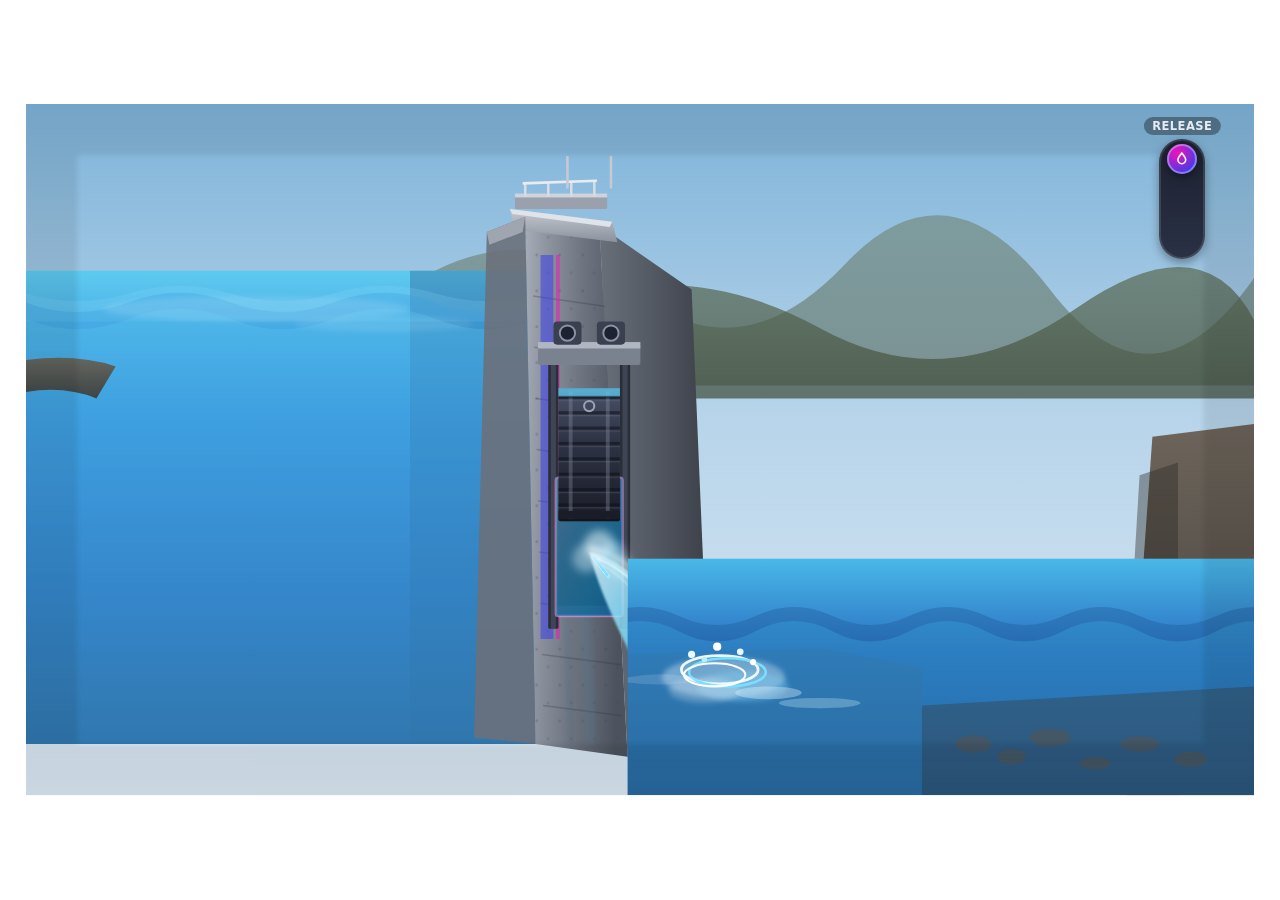
<file: dam-release.html>
<!DOCTYPE html>
<html lang="en">
<head>
<meta charset="UTF-8">
<meta name="viewport" content="width=device-width, initial-scale=1.0">
<title>Yall Too — Dam Release</title>
<style>
  :root{
    --cyan:#2fd2ff;
    --indigo:#3d3dea;
    --magenta:#f310ba;
    --pink:#ff9df2;
    --concrete:#8b909a;
    --concrete-dark:#5c616c;
    --concrete-deep:#3e434c;
  }
  *{box-sizing:border-box;}
  html,body{
    margin:0;
    height:100%;
    background:transparent;
    overflow:hidden;
    font-family:system-ui,sans-serif;
  }
  .stage{
    position:relative;
    width:100vw;
    height:100vh;
    display:flex;
    align-items:center;
    justify-content:center;
  }
  .frame{
    position:relative;
    width:min(96vw, 177.78vh);
    aspect-ratio:16/9;
  }
  svg{
    width:100%;height:100%;
    display:block;
    overflow:hidden;
  }

  /* ---------- toggle ---------- */
  .toggle{
    position:absolute;
    top:5%;
    right:4%;
    width:clamp(34px,4.2vw,46px);
    height:clamp(88px,11vw,120px);
    border-radius:999px;
    background:linear-gradient(180deg,#1c2130,#2a3145);
    box-shadow:inset 0 0 0 2px rgba(255,255,255,.12), 0 4px 10px rgba(0,0,0,.35);
    cursor:pointer;
    padding:5px;
    display:flex;
    flex-direction:column;
    align-items:center;
    z-index:5;
  }
  .toggle-label{
    position:absolute;
    top:-22px;left:50%;transform:translateX(-50%);
    font-size:clamp(.6rem,1.1vw,.72rem);
    font-weight:700;
    letter-spacing:.04em;
    color:#e8eaf2;
    background:rgba(0,0,0,.35);
    padding:2px 8px;
    border-radius:999px;
    white-space:nowrap;
  }
  .thumb{
    width:calc(100% - 6px);
    aspect-ratio:1;
    border-radius:50%;
    background:radial-gradient(circle at 35% 30%, var(--magenta), var(--indigo) 75%);
    box-shadow:0 3px 8px rgba(0,0,0,.4), inset 0 0 0 2px rgba(255,255,255,.35);
    transition:transform .45s cubic-bezier(.34,1.4,.64,1);
    display:flex;align-items:center;justify-content:center;
  }
  .thumb svg{width:52%;height:52%;stroke:#fff;fill:none;stroke-width:2.4;overflow:visible;}
  .scene.off .thumb{ transform:translateY(calc(100% + 0px)); }
  .scene.on  .thumb{ transform:translateY(0); }

  /* reservoir surface drift */
  .res-wave{animation:flowRes 6s linear infinite;}
  .res-wave.w2{animation-duration:9s;animation-direction:reverse;}
  .res-wave.w3{animation-duration:12s;}
  @keyframes flowRes{ from{transform:translateX(0);} to{transform:translateX(-80px);} }

  .pool-wave{animation:flowPool 4s linear infinite;}
  .pool-wave.w2{animation-duration:5.5s;animation-direction:reverse;}
  @keyframes flowPool{ from{transform:translateX(0);} to{transform:translateX(-56px);} }

  /* gate leaf rises to open */
  .gate-leaf{ transition:transform .7s cubic-bezier(.4,0,.2,1); }
  .scene.off .gate-leaf{ transform:translateY(0); }
  .scene.on  .gate-leaf{ transform:translateY(-72px); }

  /* hoist cables follow gate */
  .hoist-line{ transition:transform .7s cubic-bezier(.4,0,.2,1); transform-origin:center top; }
  .scene.off .hoist-line{ transform:scaleY(1); }
  .scene.on  .hoist-line{ transform:scaleY(0.22); }

  /* flow only while open */
  .stream-group{ opacity:0; transition:opacity .4s ease .15s; pointer-events:none; }
  .scene.on .stream-group{ opacity:1; }

  .jet-core{
    animation:jetShimmer 1.1s ease-in-out infinite;
    animation-play-state:paused;
  }
  .scene.on .jet-core{ animation-play-state:running; }
  @keyframes jetShimmer{
    0%,100%{ opacity:.72; }
    50%{ opacity:.95; }
  }

  .streak{
    animation:streakFlow .85s linear infinite;
    animation-play-state:paused;
  }
  .scene.on .streak{ animation-play-state:running; }
  .streak.s2{animation-delay:.14s;}
  .streak.s3{animation-delay:.28s;}
  .streak.s4{animation-delay:.42s;}
  .streak.s5{animation-delay:.56s;}
  .streak.s6{animation-delay:.70s;}
  @keyframes streakFlow{
    0%{ transform:translate(0,0); opacity:0; }
    10%{ opacity:.9; }
    100%{ transform:translate(118px,155px); opacity:0; }
  }

  .sheet-line{
    animation:sheetPulse 1.2s ease-in-out infinite;
    animation-play-state:paused;
  }
  .scene.on .sheet-line{ animation-play-state:running; }
  .sheet-line.l2{animation-delay:.4s;}
  @keyframes sheetPulse{
    0%,100%{ opacity:.25; }
    50%{ opacity:.55; }
  }

  .mist{
    animation:mistPuff 1.5s ease-out infinite;
    animation-play-state:paused;
  }
  .scene.on .mist{ animation-play-state:running; }
  .mist.m2{animation-delay:.4s;}
  .mist.m3{animation-delay:.8s;}
  .mist.m4{animation-delay:1.1s;}
  @keyframes mistPuff{
    0%{ transform:scale(.35) translate(0,0); opacity:0; }
    25%{ opacity:.5; }
    100%{ transform:scale(1.8) translate(8px,-22px); opacity:0; }
  }

  .splash-ring{
    animation:splashRing 1.15s ease-out infinite;
    animation-play-state:paused;
  }
  .scene.on .splash-ring{ animation-play-state:running; }
  .splash-ring.r2{animation-delay:.38s;}
  .splash-ring.r3{animation-delay:.76s;}
  @keyframes splashRing{
    0%{ transform:scale(.25); opacity:.75; }
    100%{ transform:scale(2.1); opacity:0; }
  }

  .splash-drop{
    animation:splashDrop .95s ease-out infinite;
    animation-play-state:paused;
  }
  .scene.on .splash-drop{ animation-play-state:running; }
  .splash-drop.d2{animation-delay:.2s;}
  .splash-drop.d3{animation-delay:.4s;}
  .splash-drop.d4{animation-delay:.6s;}
  .splash-drop.d5{animation-delay:.8s;}
  @keyframes splashDrop{
    0%{ transform:translate(0,0); opacity:0; }
    12%{ opacity:1; }
    100%{ transform:translate(var(--dx,0px), -36px); opacity:0; }
  }

  .boil{
    animation:boil 1.4s ease-in-out infinite;
    animation-play-state:paused;
  }
  .scene.on .boil{ animation-play-state:running; }
  .boil.b2{animation-delay:.45s;}
  .boil.b3{animation-delay:.9s;}
  @keyframes boil{
    0%,100%{ transform:translateY(0) scaleX(1); opacity:.35; }
    50%{ transform:translateY(-6px) scaleX(1.08); opacity:.7; }
  }

  .foam-patch{
    animation:foamDrift 3.2s linear infinite;
    animation-play-state:paused;
  }
  .scene.on .foam-patch{ animation-play-state:running; }
  .foam-patch.f2{animation-delay:1.1s;}
  @keyframes foamDrift{
    from{ transform:translateX(0); opacity:.5; }
    to{ transform:translateX(40px); opacity:.15; }
  }

  @media (prefers-reduced-motion: reduce){
    .res-wave,.pool-wave,.streak,.mist,.splash-ring,.splash-drop,.jet-core,.sheet-line,.boil,.foam-patch{
      animation:none !important;
    }
  }
</style>
</head>
<body>

<div class="stage">
  <div class="frame">
    <svg viewBox="0 0 960 540" class="scene on" id="scene">
      <defs>
        <!-- sky -->
        <linearGradient id="skyGrad" x1="0" y1="0" x2="0" y2="1">
          <stop offset="0" stop-color="#7eb3d9"/>
          <stop offset=".45" stop-color="#b7d4ea"/>
          <stop offset="1" stop-color="#dce9f4"/>
        </linearGradient>

        <!-- hills -->
        <linearGradient id="hillFar" x1="0" y1="0" x2="0" y2="1">
          <stop offset="0" stop-color="#6d7f6a"/>
          <stop offset="1" stop-color="#4f5e4c"/>
        </linearGradient>
        <linearGradient id="hillNear" x1="0" y1="0" x2="0" y2="1">
          <stop offset="0" stop-color="#5a6b52"/>
          <stop offset="1" stop-color="#3d4a38"/>
        </linearGradient>

        <!-- reservoir depth -->
        <linearGradient id="resDepth" x1="0" y1="0" x2="0" y2="1">
          <stop offset="0" stop-color="#4ec4ef"/>
          <stop offset=".35" stop-color="#2a7fd4"/>
          <stop offset=".7" stop-color="#1a4fa8"/>
          <stop offset="1" stop-color="#123 dig" stop-color="#0f2f6a"/>
        </linearGradient>
        <linearGradient id="resDepthFixed" x1="0" y1="0" x2="0" y2="1">
          <stop offset="0" stop-color="#5ecaf0"/>
          <stop offset=".3" stop-color="#2f86d6"/>
          <stop offset=".65" stop-color="#1b52aa"/>
          <stop offset="1" stop-color="#102e68"/>
        </linearGradient>

        <!-- pool depth -->
        <linearGradient id="poolDepth" x1="0" y1="0" x2="0" y2="1">
          <stop offset="0" stop-color="#49b8e8"/>
          <stop offset=".4" stop-color="#2a6fc0"/>
          <stop offset="1" stop-color="#163a7a"/>
        </linearGradient>

        <!-- concrete face (slight vertical weathering) -->
        <linearGradient id="damFace" x1="0" y1="0" x2="1" y2="0.15">
          <stop offset="0" stop-color="#a7adb8"/>
          <stop offset=".2" stop-color="#8f96a1"/>
          <stop offset=".55" stop-color="#6f7682"/>
          <stop offset="1" stop-color="#4d535e"/>
        </linearGradient>
        <linearGradient id="damFaceSide" x1="0" y1="0" x2="1" y2="0">
          <stop offset="0" stop-color="#6a707a"/>
          <stop offset="1" stop-color="#3a3f48"/>
        </linearGradient>
        <linearGradient id="crestGrad" x1="0" y1="0" x2="0" y2="1">
          <stop offset="0" stop-color="#c5cad3"/>
          <stop offset="1" stop-color="#8b919c"/>
        </linearGradient>
        <linearGradient id="gateSteel" x1="0" y1="0" x2="0" y2="1">
          <stop offset="0" stop-color="#4a5168"/>
          <stop offset=".4" stop-color="#2e3344"/>
          <stop offset="1" stop-color="#1a1d28"/>
        </linearGradient>
        <linearGradient id="gateHighlight" x1="0" y1="0" x2="1" y2="0">
          <stop offset="0" stop-color="#6d7690"/>
          <stop offset=".5" stop-color="#3a4156"/>
          <stop offset="1" stop-color="#252a38"/>
        </linearGradient>
        <linearGradient id="jetGrad" x1="0" y1="0" x2="1" y2="1">
          <stop offset="0" stop-color="#eaf9ff"/>
          <stop offset=".35" stop-color="#7adfff"/>
          <stop offset=".7" stop-color="#2fd2ff"/>
          <stop offset="1" stop-color="#1a8fd0"/>
        </linearGradient>
        <linearGradient id="rockGrad" x1="0" y1="0" x2="0" y2="1">
          <stop offset="0" stop-color="#6d655c"/>
          <stop offset="1" stop-color="#3f3a34"/>
        </linearGradient>
        <linearGradient id="bankGrad" x1="0" y1="0" x2="0" y2="1">
          <stop offset="0" stop-color="#6a5a48"/>
          <stop offset="1" stop-color="#3d342a"/>
        </linearGradient>

        <pattern id="formTies" width="18" height="28" patternUnits="userSpaceOnUse">
          <circle cx="3" cy="6" r="1.1" fill="#3a3f48" opacity=".35"/>
          <circle cx="12" cy="20" r="1.1" fill="#3a3f48" opacity=".28"/>
        </pattern>
        <pattern id="gateRibs" width="56" height="12" patternUnits="userSpaceOnUse">
          <rect x="0" y="0" width="56" height="2.5" fill="#0d0f16" opacity=".55"/>
          <rect x="0" y="3" width="56" height="1" fill="#7a849c" opacity=".25"/>
        </pattern>

        <filter id="softBlur" x="-20%" y="-20%" width="140%" height="140%">
          <feGaussianBlur stdDeviation="2.2"/>
        </filter>
        <filter id="mistBlur" x="-40%" y="-40%" width="180%" height="180%">
          <feGaussianBlur stdDeviation="3.5"/>
        </filter>
        <filter id="waterBlur" x="-10%" y="-10%" width="120%" height="120%">
          <feGaussianBlur stdDeviation="0.8"/>
        </filter>

        <clipPath id="frameClip"><rect width="960" height="540"/></clipPath>
        <clipPath id="resClip"><path d="M0,130 L398,130 L398,500 L0,500 Z"/></clipPath>
        <clipPath id="poolClip"><path d="M470,355 L960,355 L960,540 L470,540 Z"/></clipPath>
        <clipPath id="gateSlotClip"><rect x="414" y="292" width="52" height="108" rx="2"/></clipPath>
        <clipPath id="jetClip">
          <path d="M430,350 C460,355 500,385 535,430 C555,455 565,485 568,540 L455,540 C450,490 440,450 430,400 Z"/>
        </clipPath>
      </defs>

      <g clip-path="url(#frameClip)">

        <!-- ================= SKY & TERRAIN ================= -->
        <rect width="960" height="540" fill="url(#skyGrad)"/>
        <!-- far hills -->
        <path d="M0,150 Q80,120 160,145 T320,130 T480,150 T640,125 T800,145 T960,135 V220 H0 Z" fill="url(#hillFar)" opacity=".55"/>
        <path d="M0,175 Q120,150 220,170 T420,155 T620,175 T820,160 T960,170 V230 H0 Z" fill="url(#hillNear)" opacity=".7"/>

        <!-- left canyon / abutment rock -->
        <path d="M0,200 L90,210 L110,500 L0,500 Z" fill="url(#rockGrad)"/>
        <path d="M70,220 L95,225 L105,500 L85,500 Z" fill="#2e2a26" opacity=".35"/>
        <path d="M0,260 L60,268 L70,500 L0,500 Z" fill="#4a433c" opacity=".5"/>

        <!-- right canyon wall -->
        <path d="M960,250 L880,260 L860,540 L960,540 Z" fill="url(#rockGrad)"/>
        <path d="M900,280 L870,290 L855,540 L900,540 Z" fill="#2a2622" opacity=".4"/>

        <!-- ================= RESERVOIR ================= -->
        <g clip-path="url(#resClip)">
          <rect x="0" y="130" width="410" height="380" fill="url(#resDepthFixed)"/>
          <!-- deep tint near dam face -->
          <rect x="300" y="130" width="110" height="380" fill="#0c2a5c" opacity=".25"/>

          <!-- surface waves (seamless tiles) -->
          <path class="res-wave w3" fill="#8fdfff" opacity=".18"
            d="M-80,148 Q-40,136 0,148 T80,148 T160,148 T240,148 T320,148 T400,148 T480,148 V170 H-80 Z"/>
          <path class="res-wave w2" fill="#3aa0e0" opacity=".35"
            d="M-80,155 Q-40,140 0,155 T80,155 T160,155 T240,155 T320,155 T400,155 T480,155 V500 H-80 Z"/>
          <path class="res-wave w1" fill="#5ec8f0" opacity=".28"
            d="M-80,168 Q-40,152 0,168 T80,168 T160,168 T240,168 T320,168 T400,168 T480,168 V500 H-80 Z"/>

          <!-- specular sheen -->
          <ellipse cx="180" cy="160" rx="120" ry="10" fill="#eaf9ff" opacity=".14" filter="url(#softBlur)"/>
          <ellipse cx="280" cy="172" rx="70" ry="6" fill="#eaf9ff" opacity=".1" filter="url(#softBlur)"/>
        </g>

        <!-- reservoir shoreline left -->
        <path d="M0,200 Q40,195 70,205 L55,230 Q30,220 0,225 Z" fill="url(#bankGrad)" opacity=".85"/>

        <!-- ================= DAM STRUCTURE ================= -->
        <!-- main gravity dam body (slight batter) -->
        <g id="dam">
          <!-- downstream face shadow volume -->
          <path d="M448,95 L520,145 L535,500 L470,510 Z" fill="url(#damFaceSide)"/>

          <!-- upstream / main face -->
          <path d="M390,88 L448,95 L470,510 L398,500 Z" fill="url(#damFace)"/>
          <!-- formwork / lift lines -->
          <g opacity=".28" stroke="#2f343c" stroke-width="1.2">
            <path d="M396,150 L452,158"/>
            <path d="M397,190 L455,198"/>
            <path d="M398,230 L458,238"/>
            <path d="M399,270 L460,278"/>
            <path d="M400,310 L462,318"/>
            <path d="M401,350 L463,358"/>
            <path d="M402,390 L464,398"/>
            <path d="M403,430 L465,438"/>
            <path d="M404,470 L466,478"/>
          </g>
          <!-- form-tie dots -->
          <path d="M390,88 L448,95 L470,510 L398,500 Z" fill="url(#formTies)" opacity=".7"/>

          <!-- wet streak from leakage / spray staining -->
          <path d="M430,300 C433,340 438,400 442,500" fill="none" stroke="#4a90b8" stroke-width="10" opacity=".12" filter="url(#softBlur)"/>
          <path d="M418,320 C420,370 424,430 426,500" fill="none" stroke="#2a5a78" stroke-width="6" opacity=".1" filter="url(#softBlur)"/>

          <!-- crest roadway -->
          <path d="M378,82 L458,92 L462,108 L382,98 Z" fill="url(#crestGrad)"/>
          <path d="M378,82 L458,92 L456,96 L380,86 Z" fill="#dfe3ea"/>
          <!-- parapet -->
          <rect x="382" y="72" width="72" height="10" rx="1" fill="#9aa1ac"/>
          <rect x="382" y="70" width="72" height="3" fill="#cfd4dc"/>
          <!-- railing posts -->
          <g stroke="#d8dde5" stroke-width="2">
            <line x1="390" y1="62" x2="390" y2="72"/>
            <line x1="408" y1="61" x2="408" y2="72"/>
            <line x1="426" y1="60" x2="426" y2="72"/>
            <line x1="444" y1="60" x2="444" y2="72"/>
          </g>
          <line x1="388" y1="62" x2="446" y2="60" stroke="#e8ecf2" stroke-width="2"/>

          <!-- brand accent strip (subtle, engineered look) -->
          <rect x="402" y="118" width="10" height="300" fill="var(--indigo)" opacity=".55"/>
          <rect x="414" y="118" width="3" height="300" fill="var(--magenta)" opacity=".5"/>

          <!-- abutment wing left -->
          <path d="M360,100 L390,88 L398,500 L350,495 Z" fill="#6b717c" opacity=".9"/>
          <path d="M360,100 L390,88 L388,100 L362,110 Z" fill="#a0a6b0"/>

          <!-- sluice gate tower / guides -->
          <g id="gate-tower">
            <!-- guide slots -->
            <rect x="408" y="200" width="8" height="210" rx="1" fill="#2a2e38"/>
            <rect x="464" y="200" width="8" height="210" rx="1" fill="#2a2e38"/>
            <rect x="410" y="200" width="4" height="210" fill="#5a6378" opacity=".45"/>
            <rect x="466" y="200" width="4" height="210" fill="#5a6378" opacity=".45"/>

            <!-- hoist deck -->
            <rect x="400" y="188" width="80" height="16" rx="2" fill="#7a8290"/>
            <rect x="400" y="186" width="80" height="5" fill="#b0b7c2"/>
            <!-- hoist drums -->
            <rect x="412" y="170" width="22" height="18" rx="3" fill="#3a4050"/>
            <rect x="446" y="170" width="22" height="18" rx="3" fill="#3a4050"/>
            <circle cx="423" cy="179" r="6" fill="#1e2230" stroke="#8b93a5" stroke-width="1.5"/>
            <circle cx="457" cy="179" r="6" fill="#1e2230" stroke="#8b93a5" stroke-width="1.5"/>

            <!-- cables (scale down when gate rises) -->
            <g class="hoist-line">
              <line x1="423" y1="185" x2="423" y2="300" stroke="#c5cad4" stroke-width="2"/>
              <line x1="457" y1="185" x2="457" y2="300" stroke="#c5cad4" stroke-width="2"/>
            </g>
          </g>

          <!-- gate opening (dark throat) -->
          <rect x="414" y="292" width="52" height="108" rx="2" fill="#0a0c12"/>
          <!-- throat inner sill -->
          <rect x="414" y="392" width="52" height="8" fill="#1a2030"/>
          <!-- pink inspection trim (brand) -->
          <rect x="414" y="292" width="52" height="108" rx="2" fill="none" stroke="var(--pink)" stroke-width="2" opacity=".55"/>

          <!-- water visible in throat when closed slightly seeping look handled by gate -->
        </g>

        <!-- ================= GATE LEAF ================= -->
        <g clip-path="url(#gateSlotClip)">
          <!-- residual water glint behind gate when open -->
          <rect x="414" y="292" width="52" height="108" fill="#1a6aaa" opacity=".55"/>
          <rect x="414" y="292" width="52" height="108" fill="url(#jetGrad)" opacity=".25"/>
        </g>

        <g class="gate-leaf">
          <rect x="416" y="294" width="48" height="104" rx="1.5" fill="url(#gateSteel)"/>
          <rect x="416" y="294" width="48" height="104" rx="1.5" fill="url(#gateRibs)"/>
          <!-- vertical stiffeners -->
          <rect x="424" y="296" width="3" height="100" fill="#8b93a5" opacity=".35"/>
          <rect x="453" y="296" width="3" height="100" fill="#8b93a5" opacity=".35"/>
          <!-- top seal bar -->
          <rect x="416" y="294" width="48" height="7" fill="#5ec8f0" opacity=".75"/>
          <rect x="416" y="300" width="48" height="2" fill="#0d0f16" opacity=".5"/>
          <!-- bottom seal -->
          <rect x="416" y="390" width="48" height="6" fill="#1a1d28"/>
          <!-- center lifting eye -->
          <circle cx="440" cy="308" r="4" fill="none" stroke="#9aa3b5" stroke-width="1.6"/>
        </g>

        <!-- ================= RELEASE JET ================= -->
        <g class="stream-group">
          <!-- solid water nappe / jet body -->
          <path class="jet-core" d="M440,350
               C455,352 475,365 498,392
               C515,412 528,438 538,470
               C542,485 545,500 546,520
               L500,525
               C495,490 485,455 470,425
               C455,395 445,370 440,350 Z"
                fill="url(#jetGrad)" opacity=".8" filter="url(#waterBlur)"/>

          <!-- white aerated edge -->
          <path d="M442,348 C458,350 478,364 500,390 C512,408 522,430 530,458"
                fill="none" stroke="#eaf9ff" stroke-width="5" opacity=".45" stroke-linecap="round" filter="url(#softBlur)"/>
          <path class="sheet-line" d="M446,355 C465,362 488,382 510,415 C522,435 532,460 538,490"
                fill="none" stroke="#ffffff" stroke-width="2" opacity=".4"/>
          <path class="sheet-line l2" d="M450,360 C468,370 490,395 512,430"
                fill="none" stroke="#b8f0ff" stroke-width="1.5" opacity=".35"/>

          <!-- fast streaks (entrained bubbles / shear) -->
          <g clip-path="url(#jetClip)">
            <g class="streak s1"><g transform="translate(448,360) rotate(52)"><rect x="-10" y="-1.2" width="22" height="2.4" rx="1" fill="#eaf9ff"/></g></g>
            <g class="streak s2"><g transform="translate(448,360) rotate(52)"><rect x="-8" y="-1" width="18" height="2" rx="1" fill="#ffffff"/></g></g>
            <g class="streak s3"><g transform="translate(448,360) rotate(53)"><rect x="-11" y="-1" width="24" height="2" rx="1" fill="#9ae8ff"/></g></g>
            <g class="streak s4"><g transform="translate(448,360) rotate(51"><rect x="-9" y="-1.1" width="20" height="2.2" rx="1" fill="#eaf9ff"/></g></g>
            <g class="streak s5"><g transform="translate(448,360) rotate(54)"><rect x="-7" y="-0.9" width="16" height="1.8" rx="1" fill="#ffffff"/></g></g>
            <g class="streak s6"><g transform="translate(448,360) rotate(52)"><rect x="-10" y="-1" width="21" height="2" rx="1" fill="#7adfff"/></g></g>
          </g>

          <!-- spray / atomized mist at vena contracta -->
          <g filter="url(#mistBlur)">
            <circle class="mist m1" cx="448" cy="345" r="12" fill="#eaf9ff" opacity=".55"/>
            <circle class="mist m2" cx="458" cy="352" r="10" fill="#c8f2ff" opacity=".5"/>
            <circle class="mist m3" cx="438" cy="355" r="11" fill="#eaf9ff" opacity=".4"/>
            <circle class="mist m4" cx="465" cy="362" r="9" fill="#dffffa" opacity=".35"/>
          </g>
        </g>

        <!-- ================= STILLING BASIN / TAILRACE ================= -->
        <g clip-path="url(#poolClip)">
          <rect x="470" y="355" width="490" height="185" fill="url(#poolDepth)"/>

          <!-- concrete apron under water -->
          <path d="M470,430 L620,425 L700,440 L700,540 L470,540 Z" fill="#4a505a" opacity=".25"/>

          <path class="pool-wave w2" fill="#1e5a9a" opacity=".4"
            d="M450,400 Q480,386 510,400 T570,400 T630,400 T690,400 T750,400 T810,400 T870,400 T930,400 T990,400 V540 H450 Z"/>
          <path class="pool-wave w1" fill="#3eb4e8" opacity=".3"
            d="M450,412 Q480,396 510,412 T570,412 T630,412 T690,412 T750,412 T810,412 T870,412 T930,412 T990,412 V540 H450 Z"/>

          <!-- impact zone turbulence -->
          <g class="stream-group">
            <!-- hydraulic jump boil -->
            <ellipse class="boil b1" cx="545" cy="448" rx="48" ry="16" fill="#eaf9ff" opacity=".35" filter="url(#softBlur)"/>
            <ellipse class="boil b2" cx="560" cy="455" rx="36" ry="12" fill="#8fdfff" opacity=".3" filter="url(#softBlur)"/>
            <ellipse class="boil b3" cx="530" cy="458" rx="28" ry="10" fill="#ffffff" opacity=".22" filter="url(#softBlur)"/>

            <!-- splash rings -->
            <ellipse class="splash-ring r1" cx="542" cy="442" rx="30" ry="11" fill="none" stroke="#eaf9ff" stroke-width="2.2"/>
            <ellipse class="splash-ring r2" cx="548" cy="444" rx="30" ry="11" fill="none" stroke="#7adfff" stroke-width="2"/>
            <ellipse class="splash-ring r3" cx="538" cy="446" rx="24" ry="9" fill="none" stroke="#ffffff" stroke-width="1.6"/>

            <!-- airborne droplets -->
            <circle class="splash-drop d1" style="--dx:-10px" cx="520" cy="430" r="2.8" fill="#eaf9ff"/>
            <circle class="splash-drop d2" style="--dx:6px" cx="540" cy="424" r="3.2" fill="#ffffff"/>
            <circle class="splash-drop d3" style="--dx:14px" cx="558" cy="428" r="2.6" fill="#eaf9ff"/>
            <circle class="splash-drop d4" style="--dx:-4px" cx="530" cy="434" r="2.2" fill="#b8f0ff"/>
            <circle class="splash-drop d5" style="--dx:18px" cx="568" cy="436" r="2.4" fill="#ffffff"/>

            <!-- drifting foam -->
            <ellipse class="foam-patch f1" cx="580" cy="460" rx="26" ry="5" fill="#eaf9ff" opacity=".35"/>
            <ellipse class="foam-patch f2" cx="620" cy="468" rx="32" ry="4" fill="#d4f6ff" opacity=".28"/>
          </g>
        </g>

        <!-- downstream bank / riprap suggestion -->
        <path d="M700,470 L960,455 L960,540 L700,540 Z" fill="#3a342e" opacity=".35"/>
        <g fill="#5a534a" opacity=".5">
          <ellipse cx="740" cy="500" rx="14" ry="7"/>
          <ellipse cx="770" cy="510" rx="11" ry="6"/>
          <ellipse cx="800" cy="495" rx="16" ry="7"/>
          <ellipse cx="835" cy="515" rx="12" ry="5"/>
          <ellipse cx="870" cy="500" rx="15" ry="6"/>
          <ellipse cx="910" cy="512" rx="13" ry="6"/>
        </g>

        <!-- waterline foam against dam toe -->
        <path d="M470,448 Q500,442 530,450 Q500,456 470,452 Z" fill="#eaf9ff" opacity=".15"/>

        <!-- subtle vignette for depth -->
        <rect width="960" height="540" fill="none" stroke="#000" stroke-width="80" opacity=".08" filter="url(#softBlur)"/>
      </g>
    </svg>

    <div class="toggle" id="toggle" role="button" aria-pressed="true" aria-label="Toggle dam release">
      <span class="toggle-label" id="toggleLabel">RELEASE</span>
      <div class="thumb">
        <svg viewBox="0 0 24 24"><path d="M12 3c-3 4-6 7.2-6 10.5A6 6 0 0 0 18 13.5C18 10.2 15 7 12 3Z"/></svg>
      </div>
    </div>
  </div>
</div>

<script>
  const scene = document.getElementById('scene');
  const toggle = document.getElementById('toggle');
  const label = document.getElementById('toggleLabel');

  function setState(on){
    scene.classList.toggle('on', on);
    scene.classList.toggle('off', !on);
    toggle.setAttribute('aria-pressed', on ? 'true' : 'false');
    label.textContent = on ? 'RELEASE' : 'STOP';
  }

  toggle.addEventListener('click', ()=>{
    setState(!scene.classList.contains('on'));
  });

  setState(true);
</script>

</body>
</html>
</file>
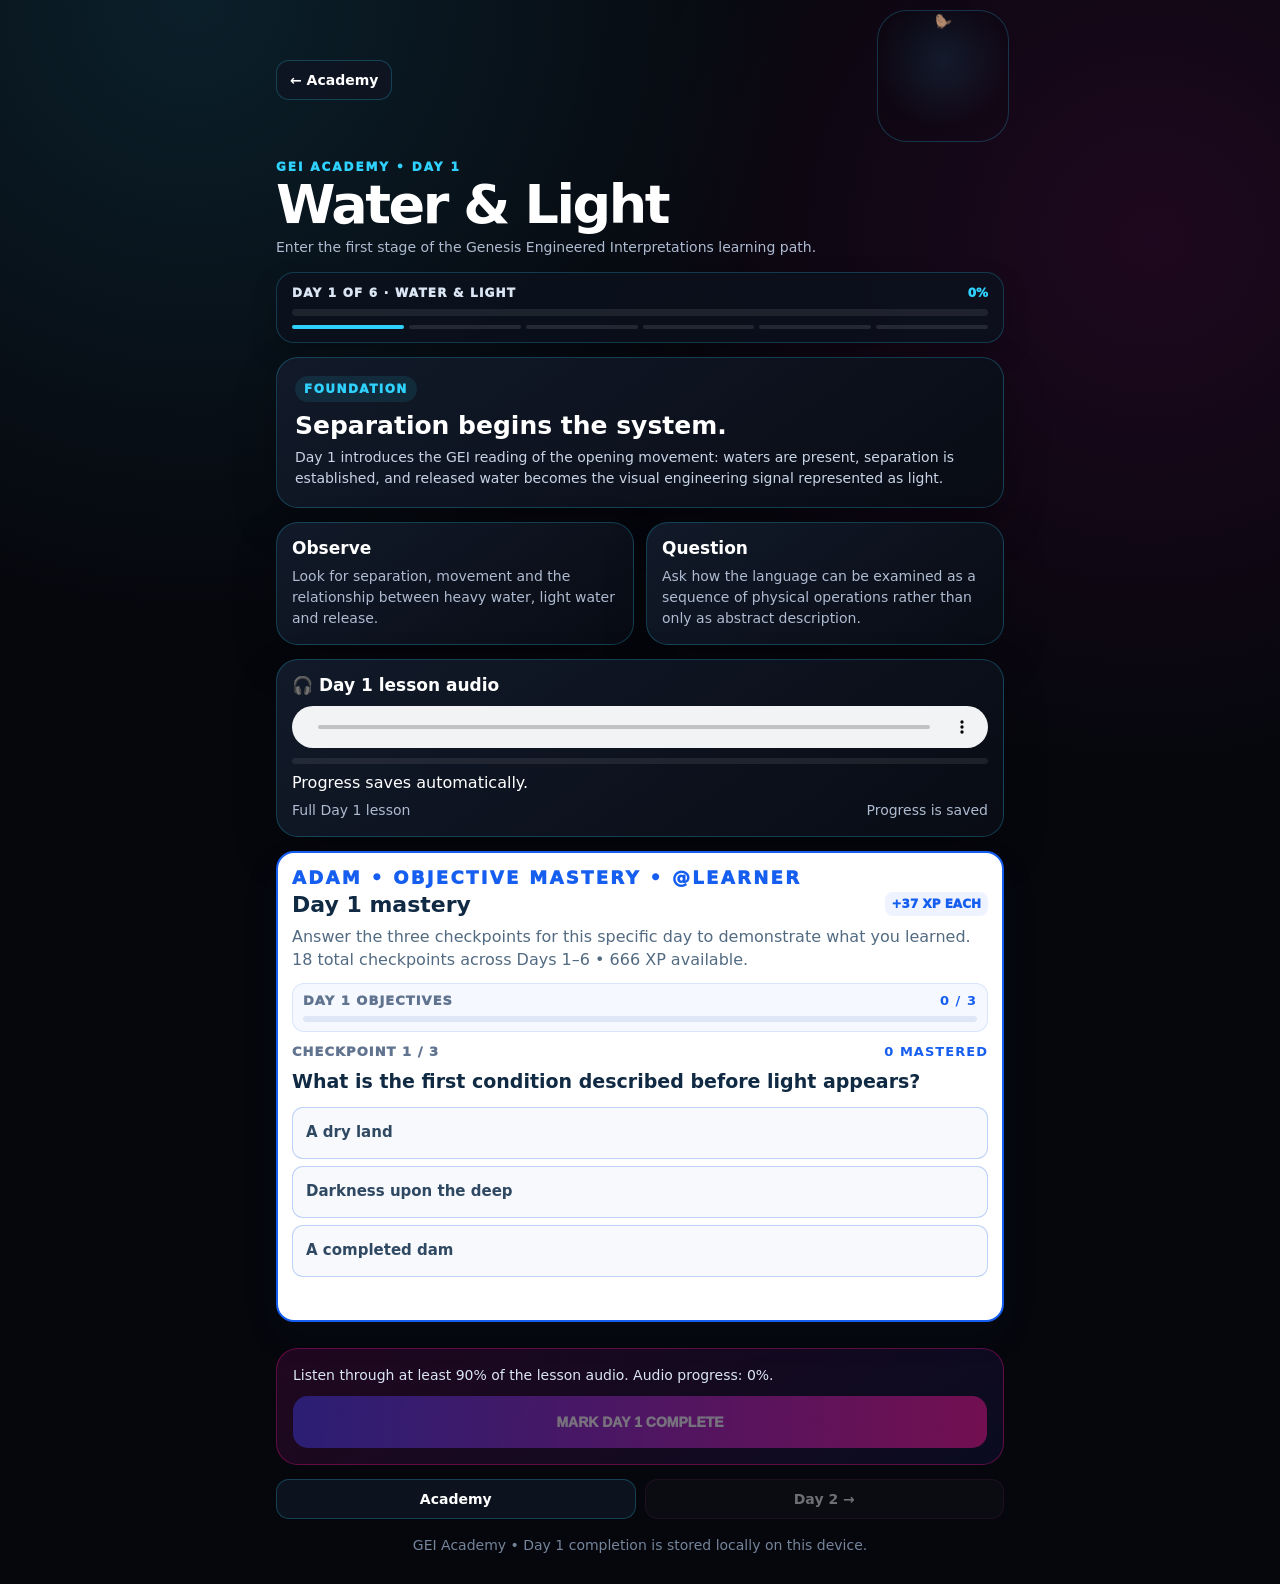
<file: day-1.html>
<!doctype html><html lang="en"><head><meta charset="utf-8"><meta name="viewport" content="width=device-width,initial-scale=1,viewport-fit=cover"><title>GEI Academy — Day 1: Water & Light</title><link rel="stylesheet" href="gei-day-page.css"><link rel="stylesheet" href="v1-63-13-gei-day-avatar-guide.css"><link rel="stylesheet" href="v1-63-14-gei-guide-context-intelligence.css"><link rel="stylesheet" href="v1-44-academy-completion-celebration.css"><link rel="stylesheet" href="v1-48-gei-sonic-water-fx.css"><link rel="stylesheet" href="v1-56-readable-first-typography.css"></head><body><main class="day-app" data-gei-day="1"><header class="day-top"><a class="day-back" href="index.html#academy">← Academy</a><img class="day-mascot" src="https://assets.zyrosite.com/YZ9jg46Bljs5wOZR/adam-dam-guide-qtx78bnE5ITfwakV.png" alt="Adam, the GEI dam guide"></header><section><span class="day-kicker">GEI ACADEMY • DAY 1</span><h1 class="day-title">Water &amp; Light</h1><p class="day-subtitle">Enter the first stage of the Genesis Engineered Interpretations learning path.</p></section><section class="day-hero"><span class="day-lesson-label">FOUNDATION</span><h2>Separation begins the system.</h2><p>Day 1 introduces the GEI reading of the opening movement: waters are present, separation is established, and released water becomes the visual engineering signal represented as light.</p></section><section class="day-grid"><article class="day-card"><h3>Observe</h3><p>Look for separation, movement and the relationship between heavy water, light water and release.</p></article><article class="day-card"><h3>Question</h3><p>Ask how the language can be examined as a sequence of physical operations rather than only as abstract description.</p></article></section><section class="audio-card day-card"><h3>🎧 Day 1 lesson audio</h3><audio id="day-audio" controls preload="metadata" src="https://assets.zyrosite.com/YZ9jg46Bljs5wOZR/chapter-1-oh1-Awv9nGXp3RFBQlM2.mp3"></audio><div class="audio-meta"><span>Full Day 1 lesson</span><span>Progress is saved</span></div></section><section id="day-objective-mastery-root" aria-label="Day objective mastery"></section><section class="completion"><div class="completion-status" id="completion-status">Loading completion status…</div><button id="day-complete" type="button" disabled>MARK DAY 1 COMPLETE</button></section><nav class="day-nav"><a href="index.html#academy">Academy</a><a class="next" href="day-2.html">Day 2 →</a></nav><footer class="day-footer">GEI Academy • Day 1 completion is stored locally on this device.</footer></main><script src="v1-54-unified-learner-identity.js" defer></script><script src="v1-63-14-gei-guide-context-intelligence.js" defer></script><script src="progress.js" defer></script><script src="gei-day-page.js" defer></script><script src="v1-49-day-objective-mastery.js" defer></script><script src="v1-39-day-lesson-ux.js" defer></script><script src="v1-43-academy-lesson-completion-ux.js" defer></script><script src="v1-44-academy-completion-celebration.js" defer></script><script src="v1-48-gei-sonic-water-fx.js" defer></script></body></html>
</file>
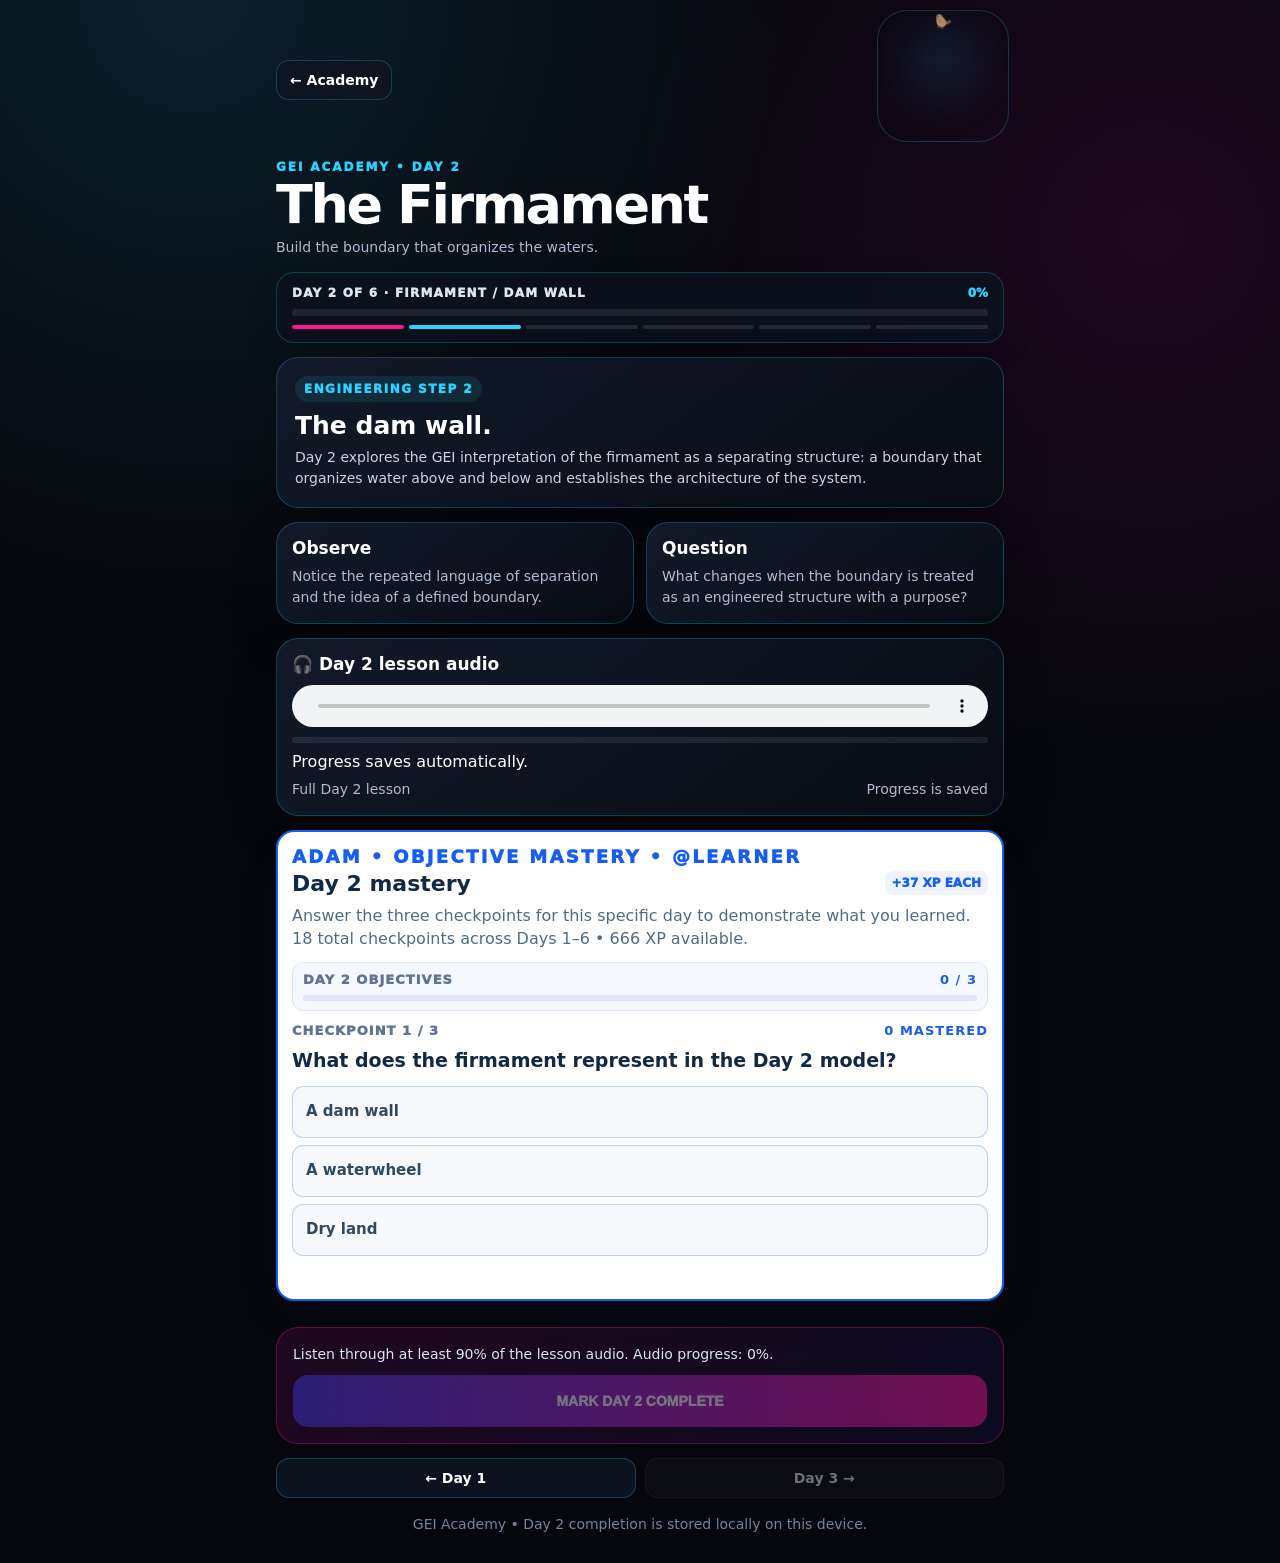
<file: day-2.html>
<!doctype html><html lang="en"><head><meta charset="utf-8"><meta name="viewport" content="width=device-width,initial-scale=1,viewport-fit=cover"><title>GEI Academy — Day 2: The Firmament</title><link rel="stylesheet" href="gei-day-page.css"><link rel="stylesheet" href="v1-63-13-gei-day-avatar-guide.css"><link rel="stylesheet" href="v1-63-14-gei-guide-context-intelligence.css"><link rel="stylesheet" href="v1-44-academy-completion-celebration.css"><link rel="stylesheet" href="v1-48-gei-sonic-water-fx.css"><link rel="stylesheet" href="v1-56-readable-first-typography.css"></head><body><main class="day-app" data-gei-day="2"><header class="day-top"><a class="day-back" href="index.html#academy">← Academy</a><img class="day-mascot" src="https://assets.zyrosite.com/YZ9jg46Bljs5wOZR/adam-dam-guide-qtx78bnE5ITfwakV.png" alt="Adam, the GEI dam guide"></header><section><span class="day-kicker">GEI ACADEMY • DAY 2</span><h1 class="day-title">The Firmament</h1><p class="day-subtitle">Build the boundary that organizes the waters.</p></section><section class="day-hero"><span class="day-lesson-label">ENGINEERING STEP 2</span><h2>The dam wall.</h2><p>Day 2 explores the GEI interpretation of the firmament as a separating structure: a boundary that organizes water above and below and establishes the architecture of the system.</p></section><section class="day-grid"><article class="day-card"><h3>Observe</h3><p>Notice the repeated language of separation and the idea of a defined boundary.</p></article><article class="day-card"><h3>Question</h3><p>What changes when the boundary is treated as an engineered structure with a purpose?</p></article></section><section class="audio-card day-card"><h3>🎧 Day 2 lesson audio</h3><audio id="day-audio" controls preload="metadata" src="https://assets.zyrosite.com/YZ9jg46Bljs5wOZR/genesis-engineered-day-2-audio-YleQr9LXjnUQJJQG.mp3"></audio><div class="audio-meta"><span>Full Day 2 lesson</span><span>Progress is saved</span></div></section><section id="day-objective-mastery-root" aria-label="Day objective mastery"></section><section class="completion"><div class="completion-status" id="completion-status">Loading completion status…</div><button id="day-complete" type="button" disabled>MARK DAY 2 COMPLETE</button></section><nav class="day-nav"><a href="day-1.html">← Day 1</a><a class="next" href="day-3.html">Day 3 →</a></nav><footer class="day-footer">GEI Academy • Day 2 completion is stored locally on this device.</footer></main><script src="v1-54-unified-learner-identity.js" defer></script><script src="v1-63-14-gei-guide-context-intelligence.js" defer></script><script src="progress.js" defer></script><script src="gei-day-page.js" defer></script><script src="v1-49-day-objective-mastery.js" defer></script><script src="v1-39-day-lesson-ux.js" defer></script><script src="v1-43-academy-lesson-completion-ux.js" defer></script><script src="v1-44-academy-completion-celebration.js" defer></script><script src="v1-48-gei-sonic-water-fx.js" defer></script></body></html>
</file>
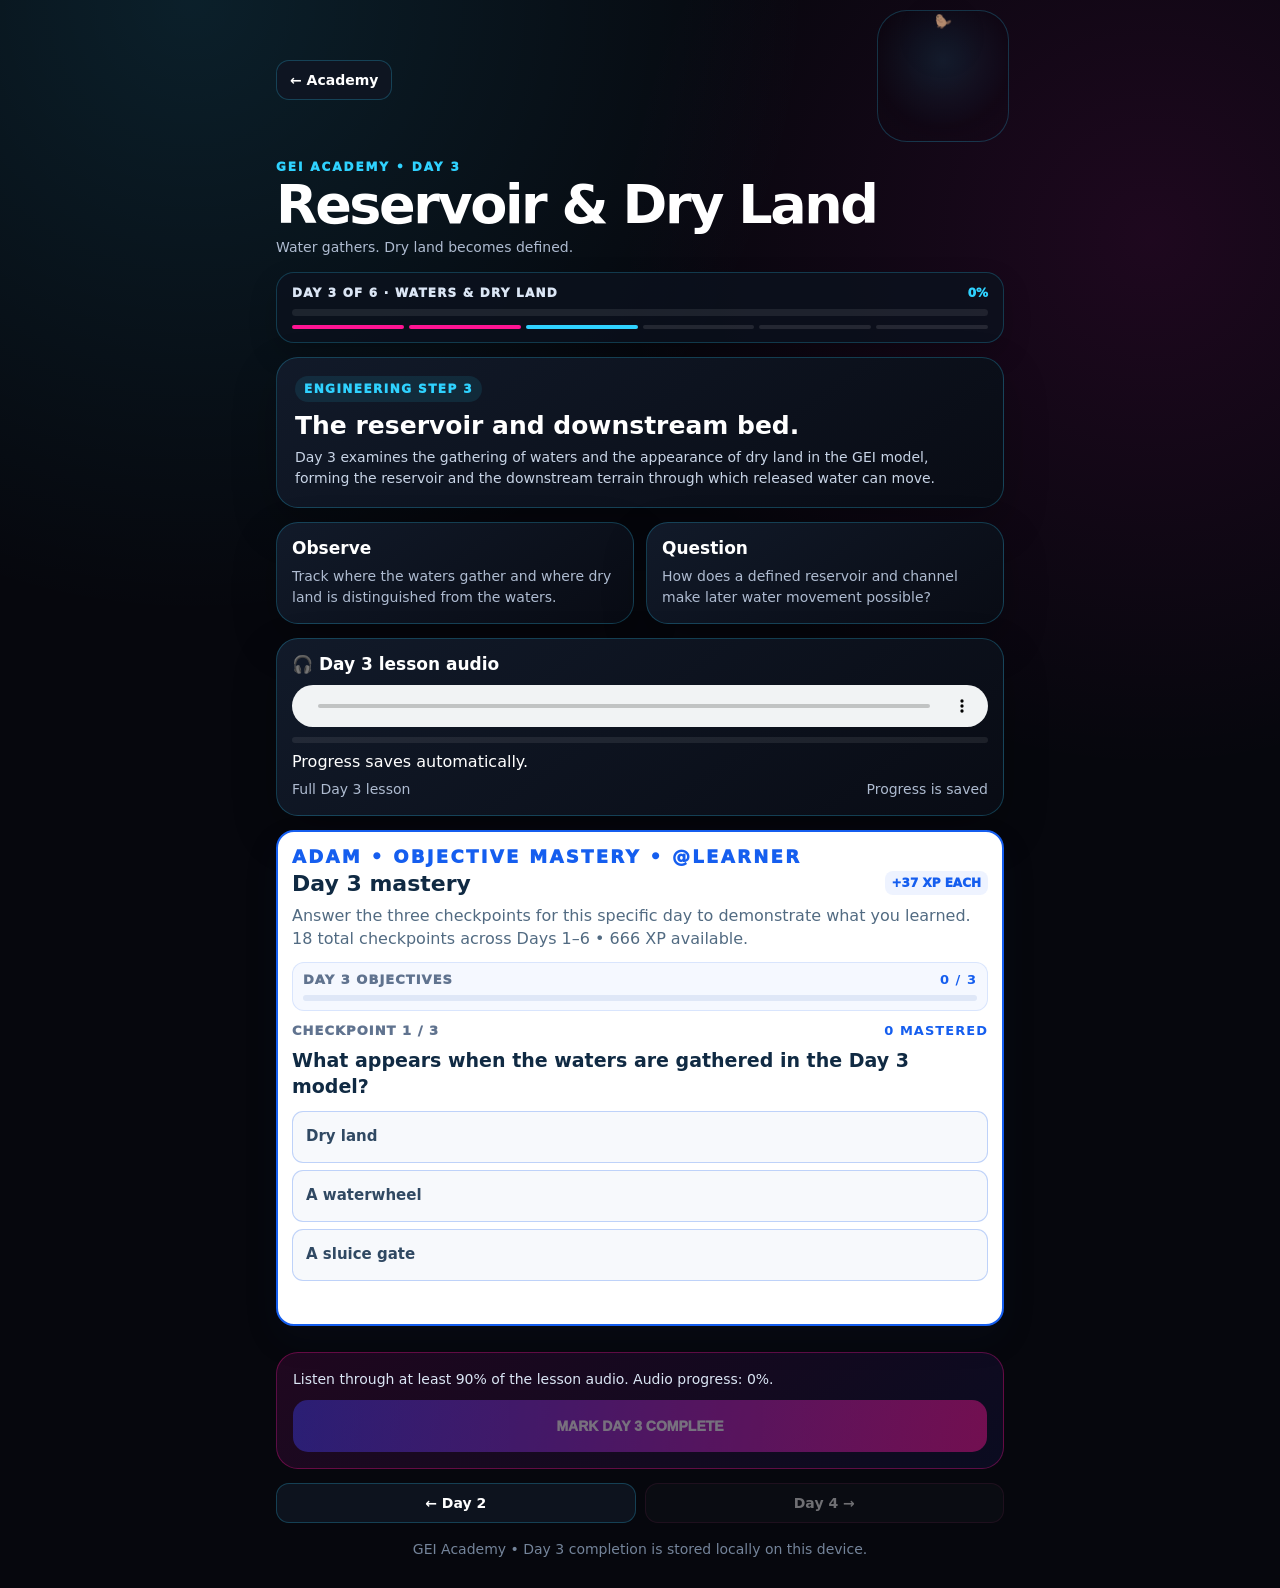
<file: day-3.html>
<!doctype html><html lang="en"><head><meta charset="utf-8"><meta name="viewport" content="width=device-width,initial-scale=1,viewport-fit=cover"><title>GEI Academy — Day 3: Reservoir & Dry Land</title><link rel="stylesheet" href="gei-day-page.css"><link rel="stylesheet" href="v1-63-13-gei-day-avatar-guide.css"><link rel="stylesheet" href="v1-63-14-gei-guide-context-intelligence.css"><link rel="stylesheet" href="v1-44-academy-completion-celebration.css"><link rel="stylesheet" href="v1-48-gei-sonic-water-fx.css"><link rel="stylesheet" href="v1-56-readable-first-typography.css"></head><body><main class="day-app" data-gei-day="3"><header class="day-top"><a class="day-back" href="index.html#academy">← Academy</a><img class="day-mascot" src="https://assets.zyrosite.com/YZ9jg46Bljs5wOZR/adam-dam-guide-qtx78bnE5ITfwakV.png" alt="Adam, the GEI dam guide"></header><section><span class="day-kicker">GEI ACADEMY • DAY 3</span><h1 class="day-title">Reservoir &amp; Dry Land</h1><p class="day-subtitle">Water gathers. Dry land becomes defined.</p></section><section class="day-hero"><span class="day-lesson-label">ENGINEERING STEP 3</span><h2>The reservoir and downstream bed.</h2><p>Day 3 examines the gathering of waters and the appearance of dry land in the GEI model, forming the reservoir and the downstream terrain through which released water can move.</p></section><section class="day-grid"><article class="day-card"><h3>Observe</h3><p>Track where the waters gather and where dry land is distinguished from the waters.</p></article><article class="day-card"><h3>Question</h3><p>How does a defined reservoir and channel make later water movement possible?</p></article></section><section class="audio-card day-card"><h3>🎧 Day 3 lesson audio</h3><audio id="day-audio" controls preload="metadata" src="https://assets.zyrosite.com/YZ9jg46Bljs5wOZR/genesis-engineered-day-3-yalltoo-AE0rk30y03HV6G4k.mp3"></audio><div class="audio-meta"><span>Full Day 3 lesson</span><span>Progress is saved</span></div></section><section id="day-objective-mastery-root" aria-label="Day objective mastery"></section><section class="completion"><div class="completion-status" id="completion-status">Loading completion status…</div><button id="day-complete" type="button" disabled>MARK DAY 3 COMPLETE</button></section><nav class="day-nav"><a href="day-2.html">← Day 2</a><a class="next" href="day-4.html">Day 4 →</a></nav><footer class="day-footer">GEI Academy • Day 3 completion is stored locally on this device.</footer></main><script src="v1-54-unified-learner-identity.js" defer></script><script src="v1-63-14-gei-guide-context-intelligence.js" defer></script><script src="progress.js" defer></script><script src="gei-day-page.js" defer></script><script src="v1-49-day-objective-mastery.js" defer></script><script src="v1-39-day-lesson-ux.js" defer></script><script src="v1-43-academy-lesson-completion-ux.js" defer></script><script src="v1-44-academy-completion-celebration.js" defer></script><script src="v1-48-gei-sonic-water-fx.js" defer></script></body></html>
</file>
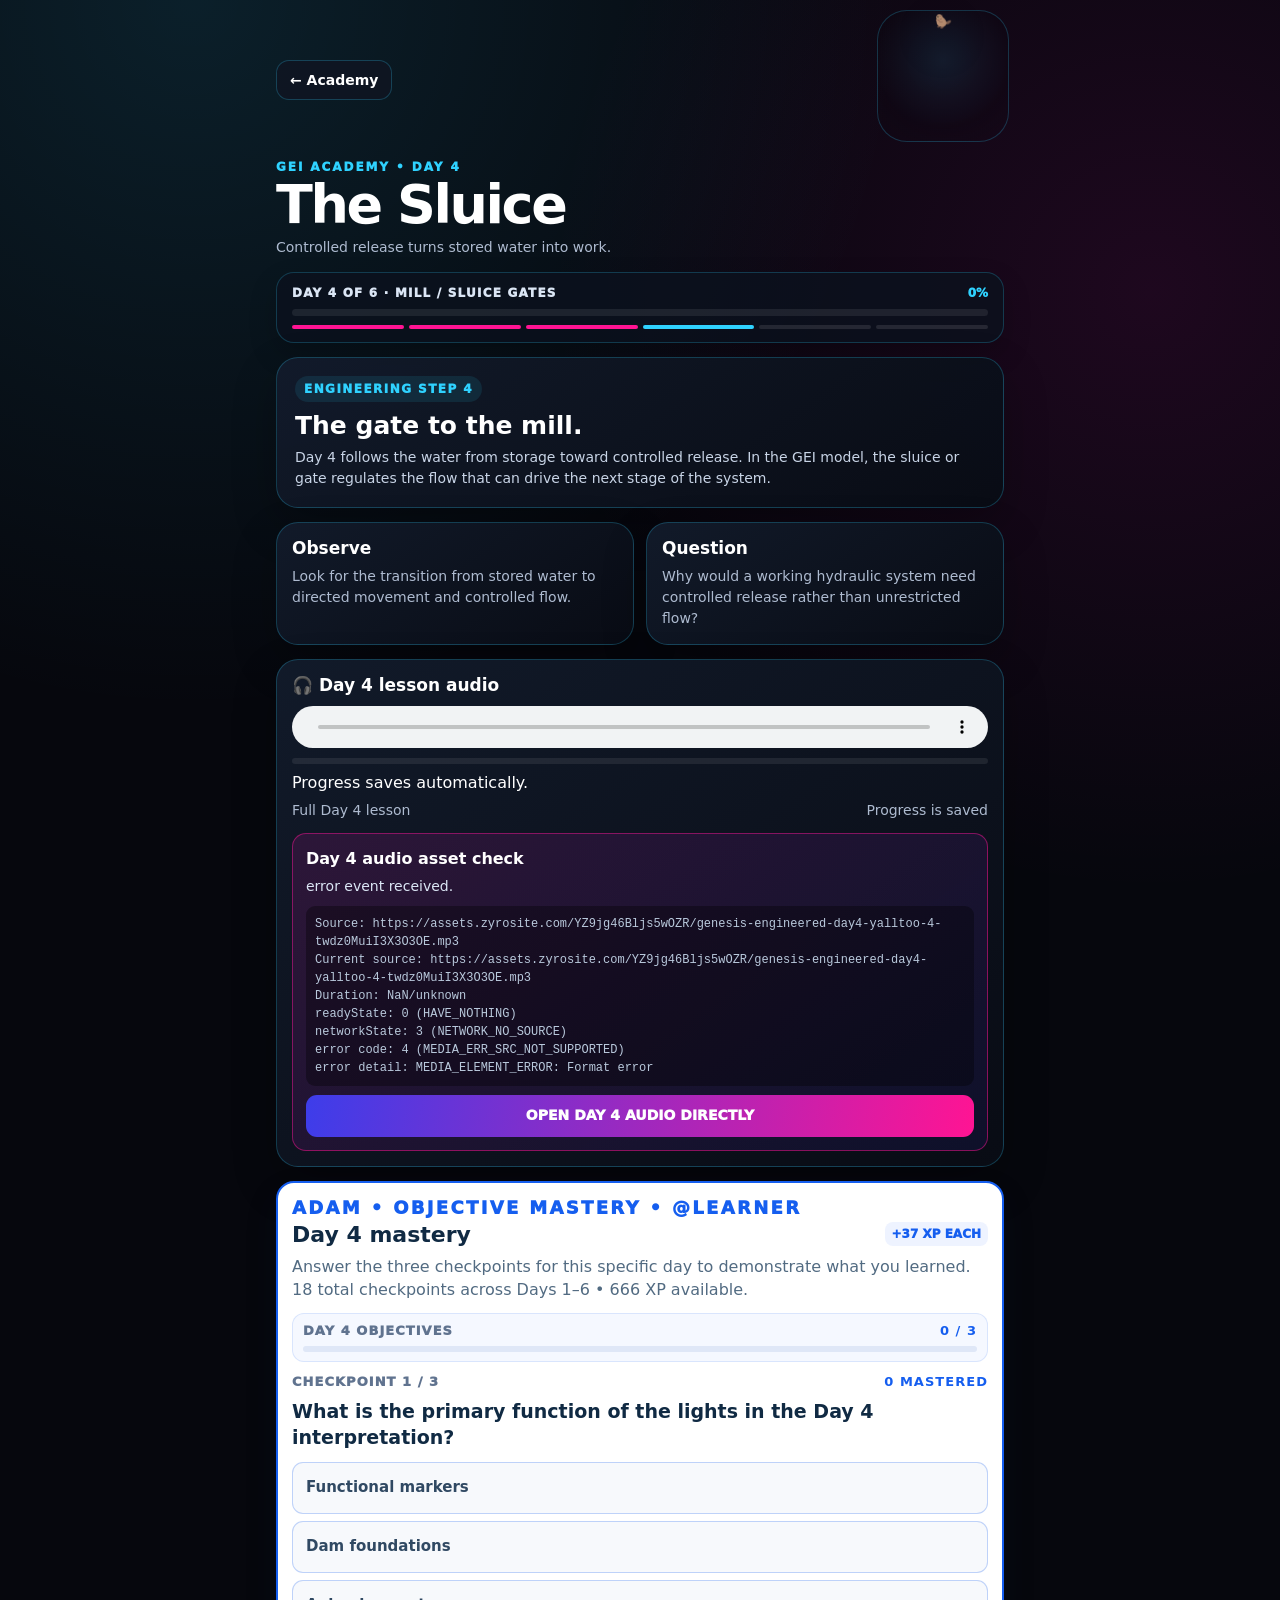
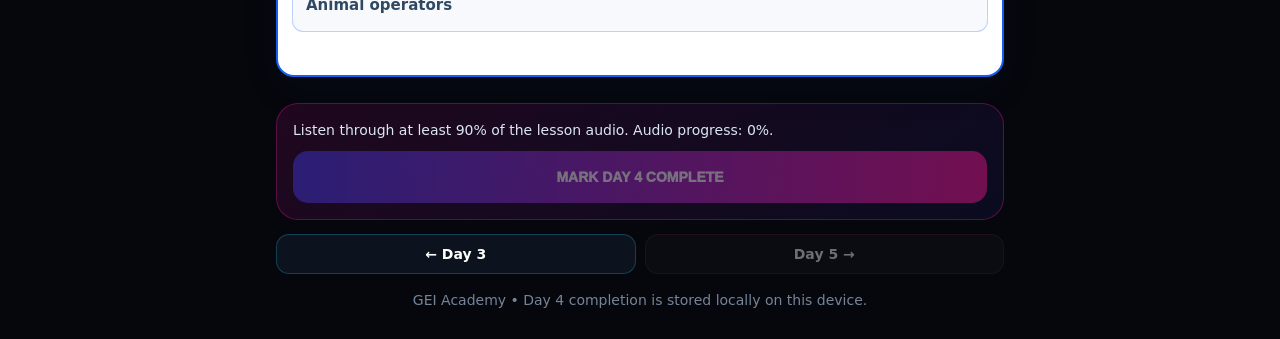
<file: day-4.html>
<!doctype html><html lang="en"><head><meta charset="utf-8"><meta name="viewport" content="width=device-width,initial-scale=1,viewport-fit=cover"><title>GEI Academy — Day 4: The Sluice</title><link rel="stylesheet" href="gei-day-page.css"><link rel="stylesheet" href="v1-63-13-gei-day-avatar-guide.css"><link rel="stylesheet" href="v1-63-14-gei-guide-context-intelligence.css"><link rel="stylesheet" href="v1-44-academy-completion-celebration.css"><link rel="stylesheet" href="v1-48-gei-sonic-water-fx.css"><link rel="stylesheet" href="v1-56-readable-first-typography.css"></head><body><main class="day-app" data-gei-day="4"><header class="day-top"><a class="day-back" href="index.html#academy">← Academy</a><img class="day-mascot" src="https://assets.zyrosite.com/YZ9jg46Bljs5wOZR/adam-dam-guide-qtx78bnE5ITfwakV.png" alt="Adam, the GEI dam guide"></header><section><span class="day-kicker">GEI ACADEMY • DAY 4</span><h1 class="day-title">The Sluice</h1><p class="day-subtitle">Controlled release turns stored water into work.</p></section><section class="day-hero"><span class="day-lesson-label">ENGINEERING STEP 4</span><h2>The gate to the mill.</h2><p>Day 4 follows the water from storage toward controlled release. In the GEI model, the sluice or gate regulates the flow that can drive the next stage of the system.</p></section><section class="day-grid"><article class="day-card"><h3>Observe</h3><p>Look for the transition from stored water to directed movement and controlled flow.</p></article><article class="day-card"><h3>Question</h3><p>Why would a working hydraulic system need controlled release rather than unrestricted flow?</p></article></section><section class="audio-card day-card"><h3>🎧 Day 4 lesson audio</h3><audio id="day-audio" controls preload="auto" src="https://assets.zyrosite.com/YZ9jg46Bljs5wOZR/genesis-engineered-day4-yalltoo-4-twdz0MuiI3X3O3OE.mp3"></audio><div class="audio-meta"><span>Full Day 4 lesson</span><span>Progress is saved</span></div><div id="day4-audio-diagnostics" class="day4-audio-diagnostics" hidden></div></section><section id="day-objective-mastery-root" aria-label="Day objective mastery"></section><section class="completion"><div class="completion-status" id="completion-status">Loading completion status…</div><button id="day-complete" type="button" disabled>MARK DAY 4 COMPLETE</button></section><nav class="day-nav"><a href="day-3.html">← Day 3</a><a class="next" href="day-5.html">Day 5 →</a></nav><footer class="day-footer">GEI Academy • Day 4 completion is stored locally on this device.</footer></main><script src="v1-54-unified-learner-identity.js" defer></script><script src="v1-63-14-gei-guide-context-intelligence.js" defer></script><script src="progress.js" defer></script><script src="gei-day-page.js" defer></script><script src="v1-49-day-objective-mastery.js" defer></script><script src="v1-39-day-lesson-ux.js" defer></script><script src="v1-42-3-day4-audio-asset-integrity.js" defer></script><script src="v1-43-academy-lesson-completion-ux.js" defer></script><script src="v1-44-academy-completion-celebration.js" defer></script><script src="v1-48-gei-sonic-water-fx.js" defer></script></body></html>
</file>
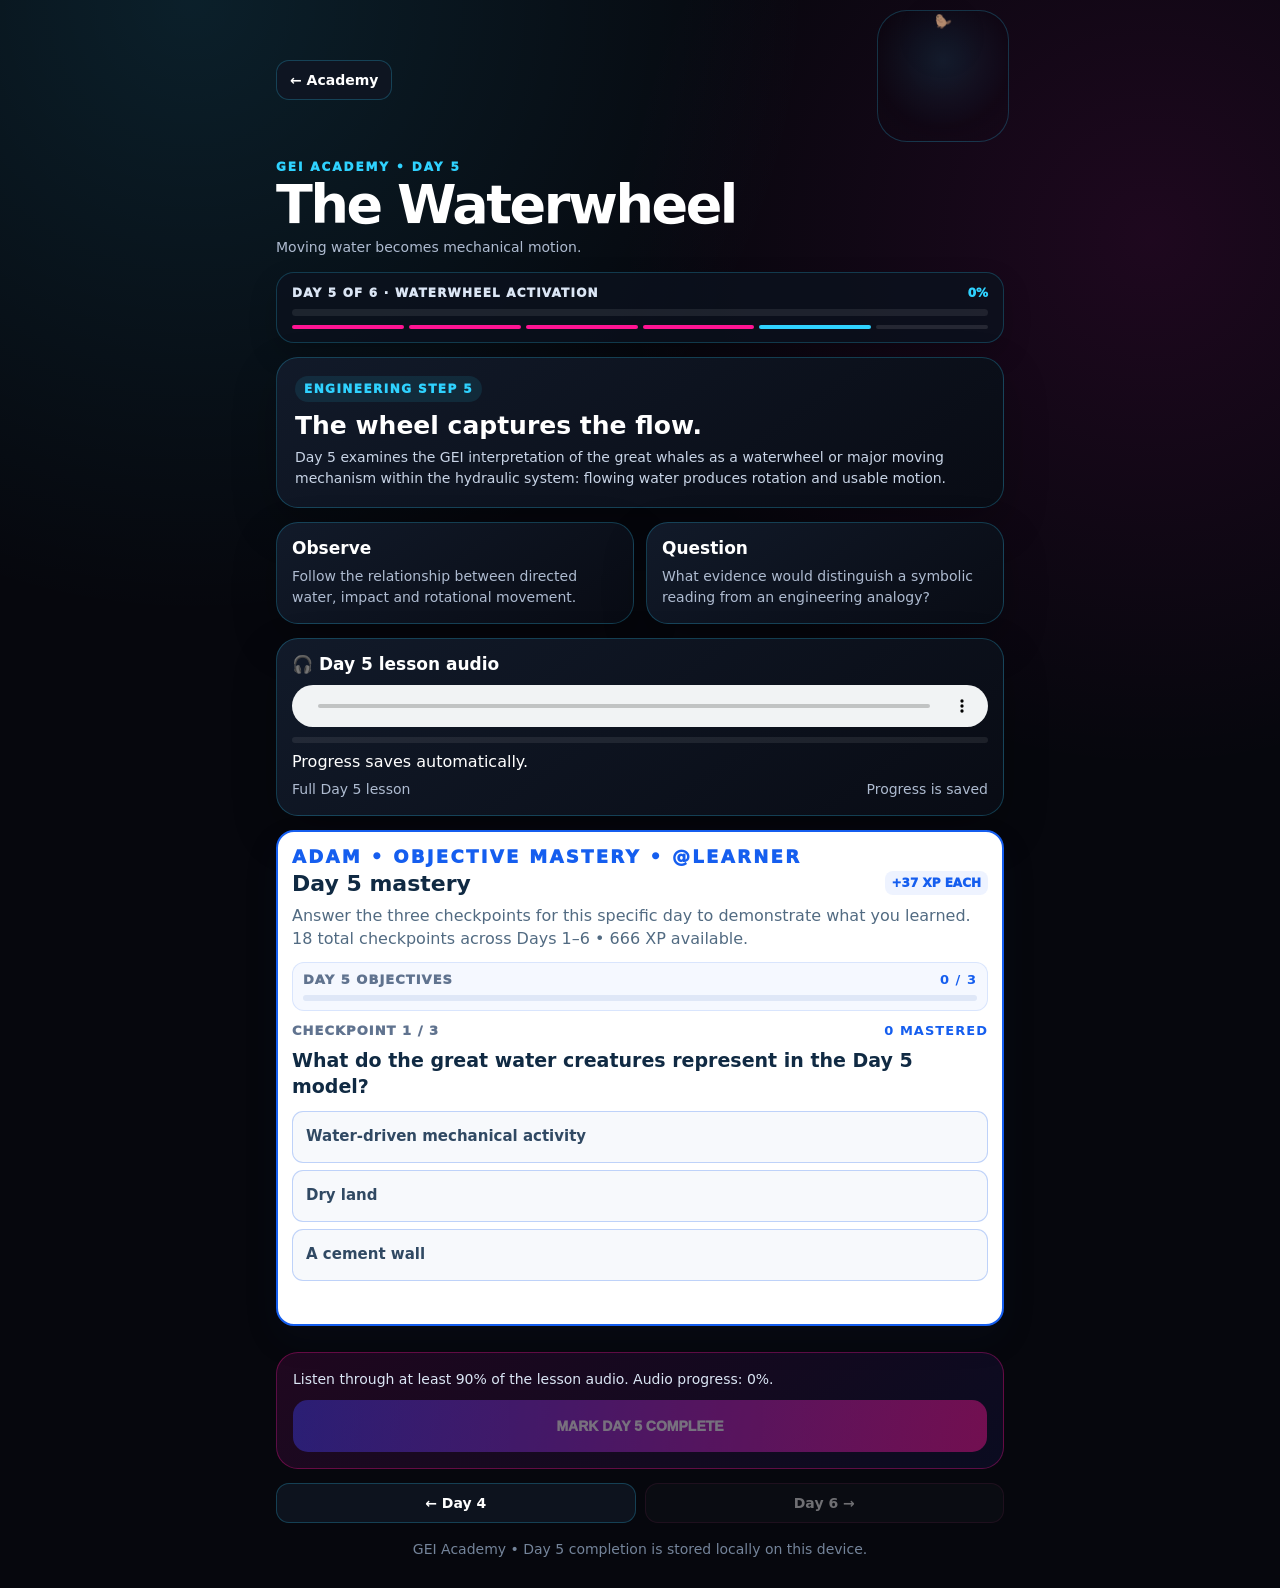
<file: day-5.html>
<!doctype html><html lang="en"><head><meta charset="utf-8"><meta name="viewport" content="width=device-width,initial-scale=1,viewport-fit=cover"><title>GEI Academy — Day 5: The Waterwheel</title><link rel="stylesheet" href="gei-day-page.css"><link rel="stylesheet" href="v1-63-13-gei-day-avatar-guide.css"><link rel="stylesheet" href="v1-63-14-gei-guide-context-intelligence.css"><link rel="stylesheet" href="v1-44-academy-completion-celebration.css"><link rel="stylesheet" href="v1-48-gei-sonic-water-fx.css"><link rel="stylesheet" href="v1-56-readable-first-typography.css"></head><body><main class="day-app" data-gei-day="5"><header class="day-top"><a class="day-back" href="index.html#academy">← Academy</a><img class="day-mascot" src="https://assets.zyrosite.com/YZ9jg46Bljs5wOZR/adam-dam-guide-qtx78bnE5ITfwakV.png" alt="Adam, the GEI dam guide"></header><section><span class="day-kicker">GEI ACADEMY • DAY 5</span><h1 class="day-title">The Waterwheel</h1><p class="day-subtitle">Moving water becomes mechanical motion.</p></section><section class="day-hero"><span class="day-lesson-label">ENGINEERING STEP 5</span><h2>The wheel captures the flow.</h2><p>Day 5 examines the GEI interpretation of the great whales as a waterwheel or major moving mechanism within the hydraulic system: flowing water produces rotation and usable motion.</p></section><section class="day-grid"><article class="day-card"><h3>Observe</h3><p>Follow the relationship between directed water, impact and rotational movement.</p></article><article class="day-card"><h3>Question</h3><p>What evidence would distinguish a symbolic reading from an engineering analogy?</p></article></section><section class="audio-card day-card"><h3>🎧 Day 5 lesson audio</h3><audio id="day-audio" controls preload="metadata" src="https://assets.zyrosite.com/YZ9jg46Bljs5wOZR/genesis-engineered-day-5-yalltoo-d95405JLB7sPNp8v.mp3"></audio><div class="audio-meta"><span>Full Day 5 lesson</span><span>Progress is saved</span></div></section><section id="day-objective-mastery-root" aria-label="Day objective mastery"></section><section class="completion"><div class="completion-status" id="completion-status">Loading completion status…</div><button id="day-complete" type="button" disabled>MARK DAY 5 COMPLETE</button></section><nav class="day-nav"><a href="day-4.html">← Day 4</a><a class="next" href="day-6.html">Day 6 →</a></nav><footer class="day-footer">GEI Academy • Day 5 completion is stored locally on this device.</footer></main><script src="v1-54-unified-learner-identity.js" defer></script><script src="v1-63-14-gei-guide-context-intelligence.js" defer></script><script src="progress.js" defer></script><script src="gei-day-page.js" defer></script><script src="v1-49-day-objective-mastery.js" defer></script><script src="v1-39-day-lesson-ux.js" defer></script><script src="v1-43-academy-lesson-completion-ux.js" defer></script><script src="v1-44-academy-completion-celebration.js" defer></script><script src="v1-48-gei-sonic-water-fx.js" defer></script></body></html>
</file>
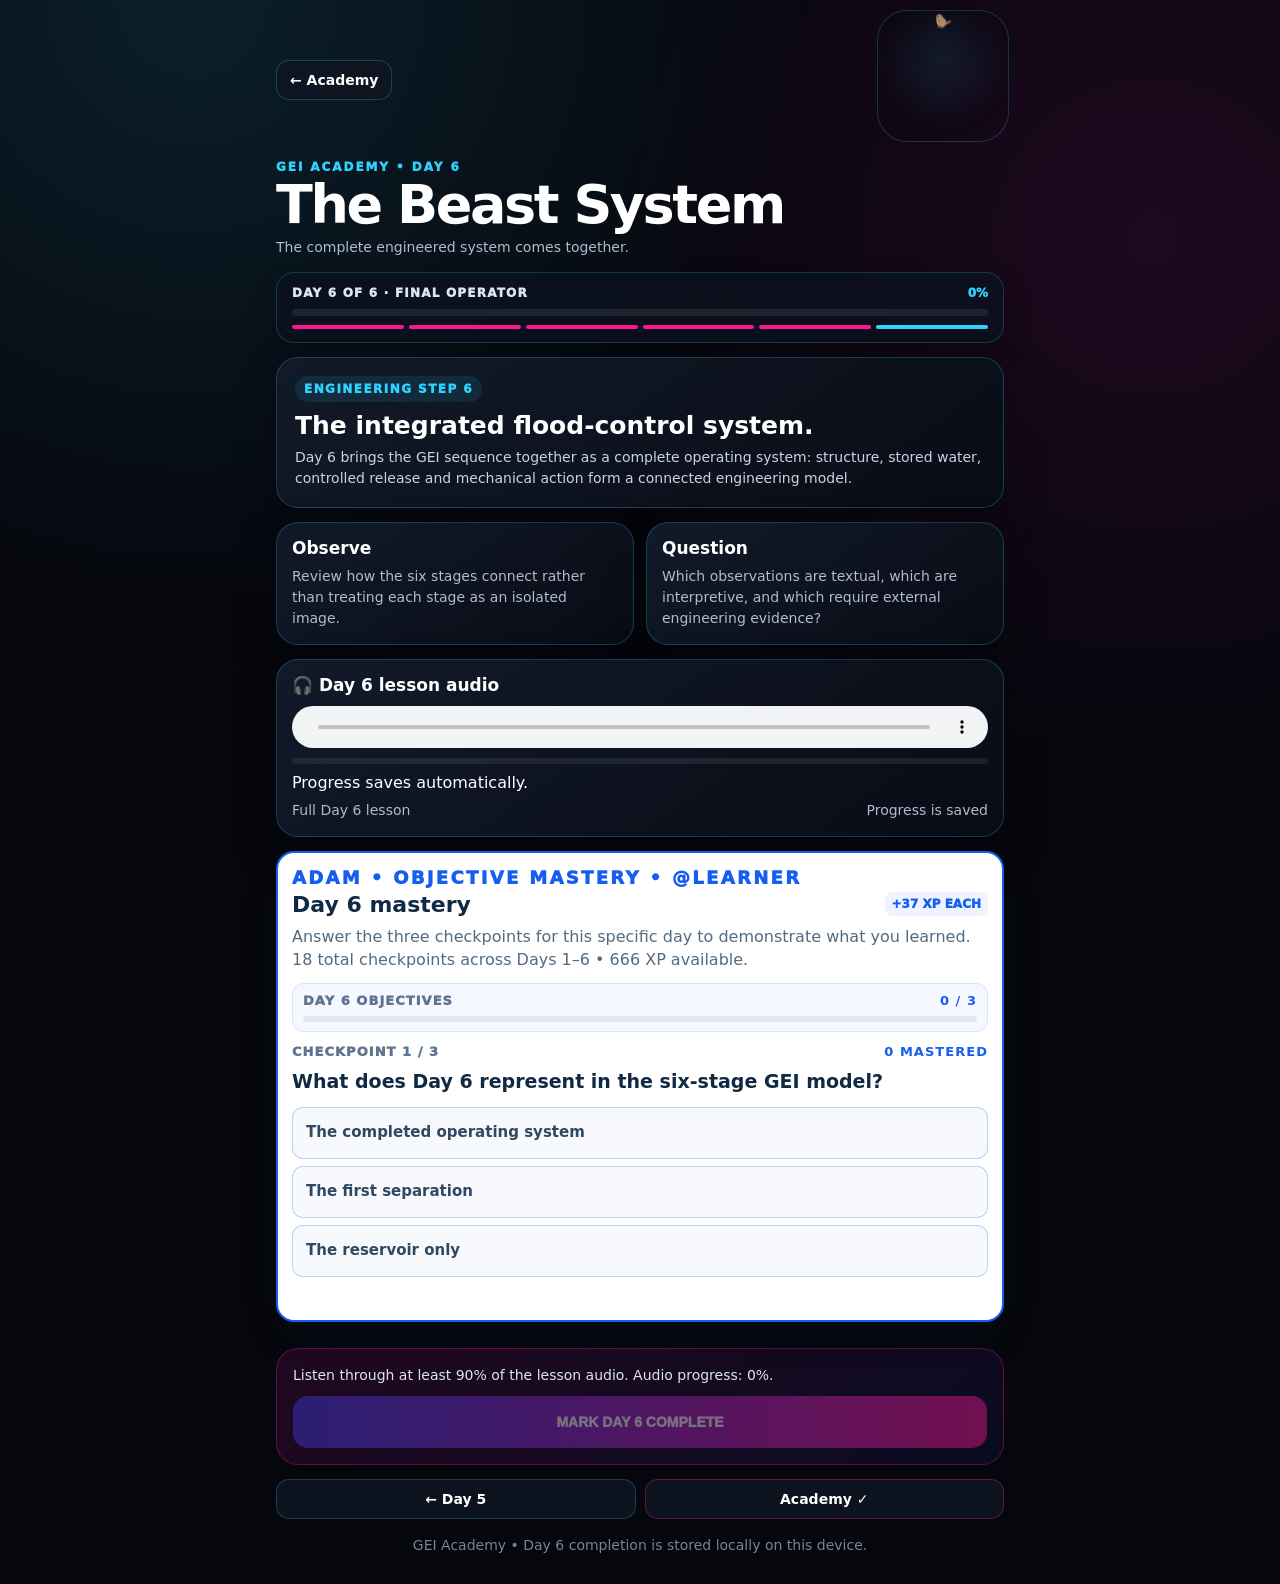
<file: day-6.html>
<!doctype html><html lang="en"><head><meta charset="utf-8"><meta name="viewport" content="width=device-width,initial-scale=1,viewport-fit=cover"><title>GEI Academy — Day 6: The Beast System</title><link rel="stylesheet" href="gei-day-page.css"><link rel="stylesheet" href="v1-63-13-gei-day-avatar-guide.css"><link rel="stylesheet" href="v1-63-14-gei-guide-context-intelligence.css"><link rel="stylesheet" href="v1-44-academy-completion-celebration.css"><link rel="stylesheet" href="v1-48-gei-sonic-water-fx.css"><link rel="stylesheet" href="v1-56-readable-first-typography.css"></head><body><main class="day-app" data-gei-day="6"><header class="day-top"><a class="day-back" href="index.html#academy">← Academy</a><img class="day-mascot" src="https://assets.zyrosite.com/YZ9jg46Bljs5wOZR/adam-dam-guide-qtx78bnE5ITfwakV.png" alt="Adam, the GEI dam guide"></header><section><span class="day-kicker">GEI ACADEMY • DAY 6</span><h1 class="day-title">The Beast System</h1><p class="day-subtitle">The complete engineered system comes together.</p></section><section class="day-hero"><span class="day-lesson-label">ENGINEERING STEP 6</span><h2>The integrated flood-control system.</h2><p>Day 6 brings the GEI sequence together as a complete operating system: structure, stored water, controlled release and mechanical action form a connected engineering model.</p></section><section class="day-grid"><article class="day-card"><h3>Observe</h3><p>Review how the six stages connect rather than treating each stage as an isolated image.</p></article><article class="day-card"><h3>Question</h3><p>Which observations are textual, which are interpretive, and which require external engineering evidence?</p></article></section><section class="audio-card day-card"><h3>🎧 Day 6 lesson audio</h3><audio id="day-audio" controls preload="metadata" src="https://assets.zyrosite.com/YZ9jg46Bljs5wOZR/genesis-engineered-day-6-yalltoo-AoPJ51KBOJCJ0E2D.mp3"></audio><div class="audio-meta"><span>Full Day 6 lesson</span><span>Progress is saved</span></div></section><section id="day-objective-mastery-root" aria-label="Day objective mastery"></section><section class="completion"><div class="completion-status" id="completion-status">Loading completion status…</div><button id="day-complete" type="button" disabled>MARK DAY 6 COMPLETE</button></section><nav class="day-nav"><a href="day-5.html">← Day 5</a><a class="next" href="index.html#academy">Academy ✓</a></nav><footer class="day-footer">GEI Academy • Day 6 completion is stored locally on this device.</footer></main><script src="v1-54-unified-learner-identity.js" defer></script><script src="v1-63-14-gei-guide-context-intelligence.js" defer></script><script src="progress.js" defer></script><script src="gei-day-page.js" defer></script><script src="v1-49-day-objective-mastery.js" defer></script><script src="v1-39-day-lesson-ux.js" defer></script><script src="v1-43-academy-lesson-completion-ux.js" defer></script><script src="v1-44-academy-completion-celebration.js" defer></script><script src="v1-48-gei-sonic-water-fx.js" defer></script></body></html>
</file>
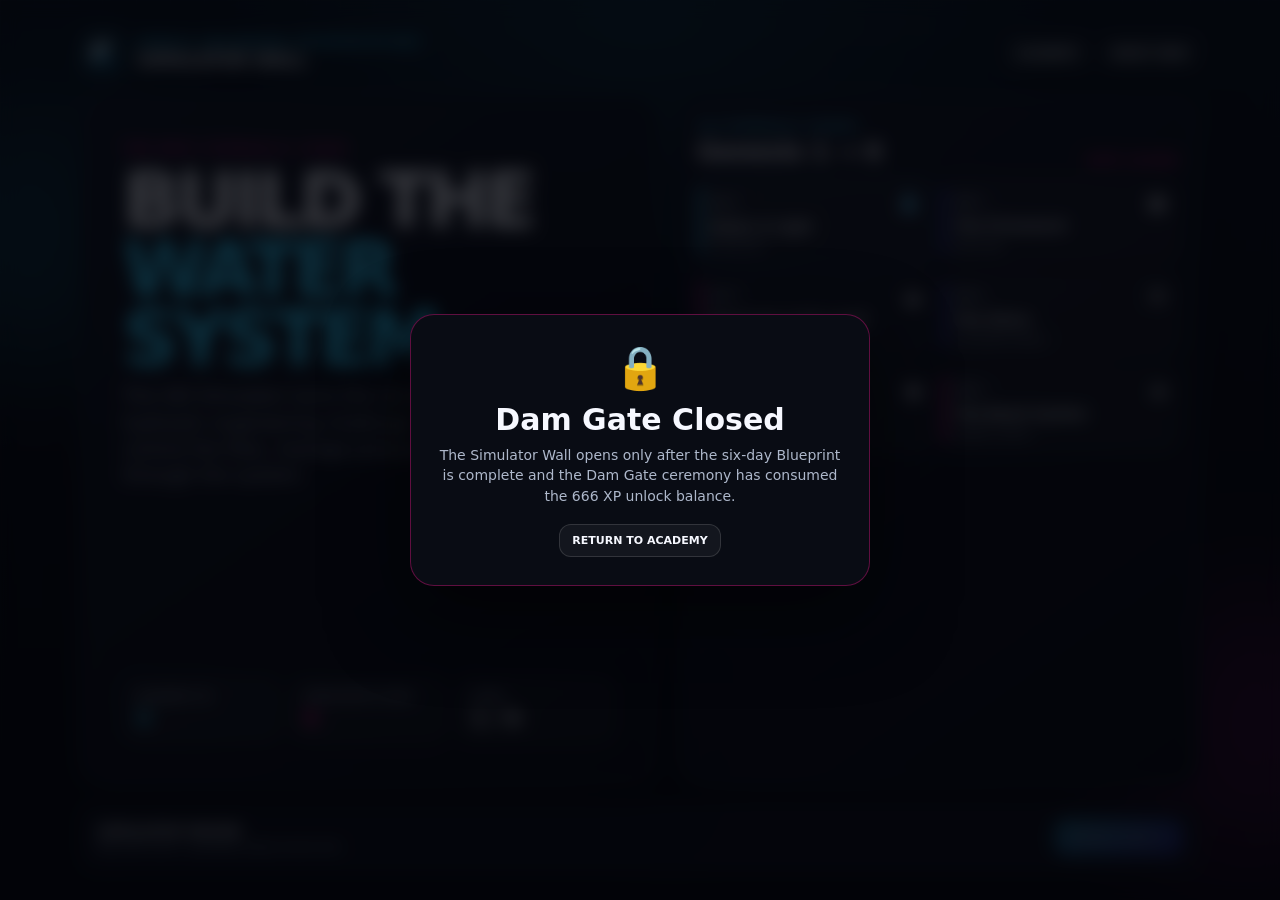
<file: simulator.html>
<!doctype html><html lang="en"><head><meta charset="utf-8"><meta name="viewport" content="width=device-width,initial-scale=1,viewport-fit=cover"><meta name="theme-color" content="#05060a"><meta name="description" content="GEI Simulator Wall — Genesis Engineered Interpretations."><title>GEI Simulator Wall | YallToo</title><link rel="stylesheet" href="v1-63-29-gei-simulator-wall.css"><link rel="stylesheet" href="v1-63-30-gei-genesis-game-engine.css"></head><body><script src="v1-63-29-gei-simulator-wall.js" defer></script><script src="v1-63-30-gei-genesis-game-engine.js" defer></script></body></html>
</file>
<file: gei-day-page.css>
:root{--cyan:#2fd2ff;--blue:#3d3dea;--pink:#f310ba;--hot-pink:#ff1493;--ink:#06070d;--muted:#aebbd0;--card:#101522;--line:rgba(47,210,255,.24);--success:#22c55e}*{box-sizing:border-box}html,body{margin:0;min-height:100%;background:radial-gradient(circle at 15% 0%,rgba(47,210,255,.12),transparent 32%),radial-gradient(circle at 90% 15%,rgba(243,16,186,.1),transparent 30%),var(--ink);color:#fff;font-family:Inter,system-ui,-apple-system,BlinkMacSystemFont,"Segoe UI",sans-serif}body{overflow-x:hidden}.day-app{width:min(760px,100%);min-height:100vh;margin:auto;padding:18px 16px calc(28px + env(safe-area-inset-bottom));display:flex;flex-direction:column;gap:14px}.day-top{display:flex;align-items:center;justify-content:space-between;gap:12px}.day-back,.day-nav a{display:inline-flex;align-items:center;justify-content:center;min-height:40px;padding:9px 13px;border:1px solid var(--line);border-radius:13px;background:rgba(16,21,34,.86);color:#fff;text-decoration:none;font-weight:800;font-size:13px;transition:transform .18s ease,border-color .18s ease,background .18s ease}.day-back:hover,.day-nav a:hover{transform:translateY(-1px);border-color:rgba(47,210,255,.55);background:rgba(22,30,48,.95)}.day-kicker{color:var(--cyan);font-size:11px;font-weight:950;letter-spacing:.16em;text-transform:uppercase}.day-title{margin:4px 0 0;font-size:clamp(34px,9vw,54px);line-height:.95;letter-spacing:-.045em}.day-subtitle{margin:7px 0 0;color:var(--muted);font-size:15px;line-height:1.35}.day-mascot{width:78px;height:78px;object-fit:contain;filter:drop-shadow(0 10px 20px rgba(0,0,0,.35));animation:floatAdam 3s ease-in-out infinite}.day-progress-hud{padding:13px 15px;border:1px solid rgba(47,210,255,.22);border-radius:18px;background:rgba(12,18,30,.82);box-shadow:0 12px 28px rgba(0,0,0,.18)}.day-progress-row{display:flex;align-items:center;justify-content:space-between;gap:12px}.day-progress-label{font-size:11px;font-weight:950;letter-spacing:.1em;text-transform:uppercase;color:#dbe6f5}.day-progress-value{font-size:12px;font-weight:950;color:var(--cyan)}.day-progress-track{height:7px;margin-top:9px;overflow:hidden;border-radius:999px;background:rgba(255,255,255,.08)}.day-progress-fill{height:100%;width:0;border-radius:inherit;background:linear-gradient(90deg,var(--blue),var(--hot-pink));transition:width .25s ease}.day-steps{display:grid;grid-template-columns:repeat(6,1fr);gap:5px;margin-top:9px}.day-step{height:4px;border-radius:99px;background:rgba(255,255,255,.1)}.day-step.is-current{background:var(--cyan)}.day-step.is-complete{background:var(--hot-pink)}.day-hero,.day-card{border:1px solid var(--line);border-radius:22px;background:linear-gradient(145deg,rgba(18,27,43,.96),rgba(9,12,21,.96));box-shadow:0 18px 45px rgba(0,0,0,.24)}.day-hero{padding:18px}.day-lesson-label{display:inline-flex;padding:6px 9px;border-radius:999px;background:rgba(47,210,255,.1);color:var(--cyan);font-size:10px;font-weight:950;letter-spacing:.12em;text-transform:uppercase}.day-hero h2{margin:10px 0 6px;font-size:24px}.day-hero p{margin:0;color:#c8d4e6;line-height:1.48}.day-grid{display:grid;grid-template-columns:1fr 1fr;gap:12px}.day-card{padding:15px}.day-card h3{margin:0 0 7px;font-size:14px;color:#fff}.day-card p{margin:0;color:var(--muted);font-size:13px;line-height:1.42}.audio-card{padding:15px}.audio-card h3{margin:0 0 9px;font-size:14px}.audio-card audio{display:block;width:100%;height:42px}.audio-meta{display:flex;justify-content:space-between;gap:10px;margin-top:8px;color:var(--muted);font-size:11px}.audio-progress{height:6px;margin-top:10px;overflow:hidden;border-radius:99px;background:rgba(255,255,255,.08)}.audio-progress-fill{height:100%;width:0;border-radius:inherit;background:linear-gradient(90deg,var(--cyan),var(--blue));transition:width .2s ease}.audio-actions{display:flex;align-items:center;justify-content:space-between;gap:10px;margin-top:9px}.audio-resume{min-height:34px;padding:7px 11px;border:1px solid rgba(47,210,255,.3);border-radius:10px;background:rgba(47,210,255,.08);color:#fff;font-size:11px;font-weight:900;cursor:pointer}.audio-resume[hidden]{display:none}.audio-resume:hover{border-color:rgba(47,210,255,.65)}.completion{padding:16px;border:1px solid rgba(255,20,147,.32);border-radius:22px;background:linear-gradient(145deg,rgba(243,16,186,.11),rgba(61,61,234,.09));transition:border-color .2s ease,box-shadow .2s ease,transform .2s ease}.completion-status{margin-bottom:10px;font-size:13px;color:#dbe6f5}.completion button{width:100%;min-height:52px;border:0;border-radius:15px;background:linear-gradient(100deg,var(--blue),var(--hot-pink));color:#fff;font-size:15px;font-weight:950;cursor:pointer;transition:transform .18s ease,filter .18s ease}.completion button:not(:disabled):hover{transform:translateY(-1px);filter:brightness(1.08)}.completion button:disabled{opacity:.42;cursor:not-allowed}.completion button.is-complete{background:linear-gradient(100deg,#159957,#2fd2ff)}.completion.is-ready{border-color:rgba(255,20,147,.6);box-shadow:0 0 0 1px rgba(255,20,147,.08),0 18px 42px rgba(243,16,186,.12)}.day-nav{display:grid;grid-template-columns:1fr 1fr;gap:9px}.day-nav a{text-align:center}.day-nav a.next{border-color:rgba(255,20,147,.35)}.day-nav a.next.is-locked{opacity:.42;cursor:not-allowed;filter:saturate(.45)}.day-footer{text-align:center;color:#74849a;font-size:11px;line-height:1.4;padding-top:2px}.v1-43-completion-result{margin-top:12px;padding:14px;border:1px solid rgba(34,197,94,.42);border-radius:17px;background:linear-gradient(145deg,rgba(34,197,94,.12),rgba(47,210,255,.08));box-shadow:0 12px 28px rgba(0,0,0,.16);display:flex;flex-direction:column;gap:7px}.v1-43-completion-headline{font-size:15px;letter-spacing:.03em;color:#fff}.v1-43-completion-copy{font-size:12px;line-height:1.45;color:#cfe0ed}.v1-43-completion-actions{display:grid;grid-template-columns:1fr 1fr;gap:8px;margin-top:5px}.v1-43-next-cta,.v1-43-academy-cta{display:flex;align-items:center;justify-content:center;min-height:44px;padding:9px 10px;border-radius:12px;text-decoration:none;text-align:center;font-size:11px;font-weight:950;letter-spacing:.02em;transition:transform .18s ease,filter .18s ease}.v1-43-next-cta{background:linear-gradient(100deg,var(--blue),var(--hot-pink));color:#fff}.v1-43-academy-cta{border:1px solid rgba(47,210,255,.35);background:rgba(47,210,255,.08);color:#fff}.v1-43-next-cta:hover,.v1-43-academy-cta:hover{transform:translateY(-1px);filter:brightness(1.08)}.completion.v1-43-complete{border-color:rgba(34,197,94,.55);box-shadow:0 0 0 1px rgba(34,197,94,.08),0 18px 42px rgba(34,197,94,.08)}.completion.v1-43-attention{animation:v143Attention .7s ease}@keyframes v143Attention{0%,100%{transform:translateX(0)}25%{transform:translateX(-4px)}75%{transform:translateX(4px)}}.day4-audio-diagnostics{margin-top:12px;padding:13px;border:1px solid rgba(255,20,147,.48);border-radius:14px;background:linear-gradient(145deg,rgba(243,16,186,.13),rgba(61,61,234,.1));color:#dbe6f5;font-size:12px;line-height:1.5}.day4-audio-diagnostics strong{display:block;margin-bottom:5px;color:#fff;font-size:14px}.day4-audio-diagnostics pre{margin:9px 0;padding:9px;overflow:auto;border-radius:9px;background:rgba(0,0,0,.35);color:#b9c9dc;font:10px/1.5 ui-monospace,SFMono-Regular,Menlo,monospace;white-space:pre-wrap;word-break:break-word}.day4-audio-diagnostics a{display:flex;align-items:center;justify-content:center;min-height:42px;padding:9px 12px;border-radius:11px;background:linear-gradient(100deg,var(--blue),var(--hot-pink));color:#fff;font-weight:950;text-decoration:none;text-align:center}.day4-audio-diagnostics[hidden]{display:none}@keyframes floatAdam{0%,100%{transform:translateY(0)}50%{transform:translateY(-5px)}}@media(max-width:520px){.day-grid{grid-template-columns:1fr}.day-app{padding-inline:12px}.day-mascot{width:68px;height:68px}.day-title{font-size:38px}.day-hero,.day-card,.audio-card,.completion{border-radius:19px}.day-progress-hud{padding:12px}.audio-actions{align-items:flex-start;flex-direction:column}.v1-43-completion-actions{grid-template-columns:1fr}.v1-43-next-cta,.v1-43-academy-cta{min-height:46px}}@media(prefers-reduced-motion:reduce){.day-mascot,.day-progress-fill,.completion button,.completion.v1-43-attention{animation:none;transition:none}}
</file>
<file: v1-63-13-gei-day-avatar-guide.css>
/* V1.63.13 — GEI Academy Avatar Guide Expansion */
.day-top{position:relative;min-height:118px}
.gei-day-avatar-button{position:relative;z-index:4;width:132px;height:132px;flex:0 0 132px;margin:-8px -5px 0 0;padding:3px;border:1px solid rgba(47,210,255,.22);border-radius:30px;background:radial-gradient(circle at 50% 38%,rgba(47,210,255,.1),rgba(6,7,13,.18) 65%,transparent);cursor:pointer;overflow:visible;animation:geiDayAvatarFloat 3.2s ease-in-out infinite;transition:transform .18s ease,filter .18s ease}
.gei-day-avatar-button:hover{transform:translateY(-4px) scale(1.025);filter:brightness(1.08)}
.gei-day-avatar-button:active{transform:scale(.96)}
.gei-day-avatar-button:focus-visible{outline:3px solid #2fd2ff;outline-offset:4px}
.gei-day-avatar-button .day-mascot{display:block;width:100%;height:100%;object-fit:contain;filter:drop-shadow(0 14px 22px rgba(0,0,0,.4));pointer-events:none}
.gei-day-avatar-popout{position:fixed;inset:0;z-index:9999;display:flex;align-items:center;justify-content:center;padding:70px 12px 24px;background:rgba(2,5,11,.66);backdrop-filter:blur(7px);-webkit-backdrop-filter:blur(7px);opacity:0;transition:opacity .2s ease}
.gei-day-avatar-popout.is-open{opacity:1}
.gei-day-avatar-popout-card{position:relative;width:min(100%,420px);max-height:calc(100vh - 94px);overflow:auto;padding:22px 20px 20px;border:1px solid rgba(47,210,255,.46);border-radius:26px;background:linear-gradient(145deg,#101522,#080b14);box-shadow:0 28px 80px rgba(0,0,0,.58);color:#fff;text-align:center;transform:translateY(14px) scale(.94);transition:transform .26s cubic-bezier(.2,.8,.2,1)}
.gei-day-avatar-popout.is-open .gei-day-avatar-popout-card{transform:translateY(0) scale(1)}
.gei-day-avatar-close{position:absolute;top:10px;right:10px;width:42px;height:42px;border:1px solid rgba(255,20,147,.42);border-radius:50%;background:rgba(255,20,147,.12);color:#fff;font-size:25px;line-height:1;cursor:pointer}
.gei-day-avatar-close:focus-visible{outline:3px solid #2fd2ff;outline-offset:3px}
.gei-day-avatar-popout-image{width:min(100%,230px);height:230px;margin:2px auto 10px;border-radius:26px;border:1px solid rgba(47,210,255,.3);background:radial-gradient(circle at 50% 42%,rgba(47,210,255,.1),rgba(255,255,255,.025) 62%);display:grid;place-items:center;overflow:hidden}
.gei-day-avatar-popout-art{width:100%;height:100%;object-fit:contain;filter:drop-shadow(0 15px 20px rgba(0,0,0,.35))}
.gei-day-avatar-popout-kicker{color:#2fd2ff;font-size:10px;font-weight:950;letter-spacing:.15em}
.gei-day-avatar-popout-card h2{margin:5px 40px 0;color:#fff;font-size:25px;line-height:1.08}
.gei-day-avatar-popout-card p{margin:14px auto 13px;max-width:360px;color:#c8d4e6;font-size:15px;line-height:1.5;text-align:left}
.gei-day-avatar-popout-stage{display:inline-flex;padding:7px 11px;border-radius:999px;background:rgba(255,20,147,.1);color:#ff72cf;font-size:9px;font-weight:950;letter-spacing:.08em}
@keyframes geiDayAvatarFloat{0%,100%{transform:translateY(0) rotate(0deg)}50%{transform:translateY(-8px) rotate(-1.2deg)}}
@media(max-width:520px){.day-top{min-height:108px}.gei-day-avatar-button{width:118px;height:118px;flex-basis:118px;margin-top:-5px}.gei-day-avatar-popout{padding:54px 9px 18px}.gei-day-avatar-popout-card{width:min(100%,410px);max-height:calc(100vh - 72px);padding:18px 15px 17px;border-radius:23px}.gei-day-avatar-popout-image{width:min(100%,220px);height:220px;margin-bottom:9px}.gei-day-avatar-popout-card h2{font-size:22px}.gei-day-avatar-popout-card p{font-size:14px;line-height:1.48}}
@media(max-width:360px){.gei-day-avatar-button{width:108px;height:108px;flex-basis:108px}.gei-day-avatar-popout-image{width:190px;height:190px}.gei-day-avatar-popout-card p{font-size:13px}}
@media(prefers-reduced-motion:reduce){.gei-day-avatar-button,.gei-day-avatar-popout,.gei-day-avatar-popout-card{animation:none;transition:none}.gei-day-avatar-popout{opacity:1}.gei-day-avatar-popout-card{transform:none}}
</file>
<file: v1-63-14-gei-guide-context-intelligence.css>
/* V1.63.14 — GEI Guide Context Intelligence */
.gei-guide-context-label{display:inline-flex;margin-top:10px;padding:6px 9px;border-radius:999px;background:rgba(47,210,255,.09);border:1px solid rgba(47,210,255,.2);color:#2fd2ff;font-size:9px;font-weight:950;letter-spacing:.1em}
</file>
<file: v1-44-academy-completion-celebration.css>
.v1-44-achievement{margin-top:12px;padding:15px;border:1px solid rgba(255,20,147,.5);border-radius:18px;background:linear-gradient(145deg,rgba(255,20,147,.13),rgba(61,61,234,.12));box-shadow:0 14px 32px rgba(0,0,0,.18);display:flex;flex-direction:column;gap:5px}.v1-44-achievement-kicker{font-size:10px;font-weight:950;letter-spacing:.13em;text-transform:uppercase;color:var(--hot-pink)}.v1-44-achievement-title{font-size:20px;line-height:1.05;letter-spacing:.03em;color:#fff}.v1-44-achievement-copy{font-size:12px;line-height:1.45;color:#d5e1ef}.v1-44-achievement-meta{margin-top:4px;font-size:10px;font-weight:950;letter-spacing:.1em;text-transform:uppercase;color:var(--cyan)}.v1-44-achievement.is-new{animation:v144AchievementIn .65s ease}.completion.v1-43-complete .v1-44-achievement{border-color:rgba(255,20,147,.7);box-shadow:0 0 0 1px rgba(255,20,147,.08),0 18px 42px rgba(243,16,186,.12)}@keyframes v144AchievementIn{0%{opacity:0;transform:translateY(8px) scale(.98)}60%{opacity:1;transform:translateY(-2px) scale(1.01)}100%{opacity:1;transform:translateY(0) scale(1)}}@media(max-width:520px){.v1-44-achievement{padding:14px;border-radius:16px}.v1-44-achievement-title{font-size:18px}}@media(prefers-reduced-motion:reduce){.v1-44-achievement.is-new{animation:none}}
</file>
<file: v1-48-gei-sonic-water-fx.css>
/* V1.48 — GEI Sonic & Water Celebration Layer */
:root{
  --gei-fx-cyan:#2fd2ff;
  --gei-fx-blue:#155eef;
  --gei-fx-pink:#ff1493;
}
.gei-sonic-ripple{
  position:absolute;inset:50% auto auto 50%;width:18px;height:18px;border:2px solid currentColor;
  border-radius:50%;transform:translate(-50%,-50%) scale(.3);pointer-events:none;opacity:.9;
  animation:geiSonicRipple .62s cubic-bezier(.2,.75,.25,1) forwards;z-index:9999;
}
.gei-sonic-hit{animation:geiSonicHit .42s cubic-bezier(.18,.9,.25,1)}
.gei-mascot-button.gei-sonic-hit .gei-mascot-image,.academy-mascot.gei-sonic-hit .gei-mascot-image{animation:geiAdamHit .7s cubic-bezier(.2,.85,.25,1)}
.gei-water-celebration{
  position:fixed;inset:0;z-index:10000;pointer-events:none;overflow:hidden;
}
.gei-water-burst{
  position:absolute;left:50%;top:52%;width:12px;height:12px;border-radius:50%;
  background:radial-gradient(circle,#fff 0 12%,var(--gei-fx-cyan) 30%,var(--gei-fx-blue) 62%,transparent 72%);
  filter:drop-shadow(0 0 9px rgba(47,210,255,.55));
  animation:geiWaterBurst var(--dur) cubic-bezier(.16,.78,.2,1) forwards;
}
.gei-water-wave{
  position:absolute;left:50%;top:52%;width:30px;height:30px;border:3px solid rgba(47,210,255,.9);
  border-radius:50%;transform:translate(-50%,-50%);animation:geiWaterWave 1.15s cubic-bezier(.15,.7,.25,1) forwards;
}
.gei-completion-flash{
  position:absolute;inset:0;background:radial-gradient(circle at 50% 52%,rgba(47,210,255,.2),transparent 38%);
  animation:geiFlash .75s ease-out forwards;
}
@keyframes geiSonicRipple{to{transform:translate(-50%,-50%) scale(5);opacity:0}}
@keyframes geiSonicHit{0%{transform:scale(1)}35%{transform:scale(1.045)}100%{transform:scale(1)}}
@keyframes geiAdamHit{0%{transform:translateY(0) rotate(0) scale(1)}30%{transform:translateY(-9px) rotate(-3deg) scale(1.04)}62%{transform:translateY(1px) rotate(2deg) scale(.99)}100%{transform:translateY(0) rotate(0) scale(1)}}
@keyframes geiWaterBurst{0%{transform:translate(-50%,-50%) scale(.4);opacity:0}12%{opacity:1}100%{transform:translate(calc(-50% + var(--x)),calc(-50% + var(--y))) scale(var(--scale));opacity:0}}
@keyframes geiWaterWave{0%{width:20px;height:20px;opacity:.95}100%{width:82vw;height:82vw;opacity:0}}
@keyframes geiFlash{0%{opacity:0}25%{opacity:1}100%{opacity:0}}
@media(prefers-reduced-motion:reduce){
  .gei-sonic-ripple,.gei-sonic-hit,.gei-mascot-button.gei-sonic-hit .gei-mascot-image,.academy-mascot.gei-sonic-hit .gei-mascot-image,
  .gei-water-burst,.gei-water-wave,.gei-completion-flash{animation:none!important}
  .gei-water-celebration{display:none}
}
/* V1.57 — Day 6 Blueprint Finale */
.gei-blueprint-finale{position:fixed;inset:0;z-index:99999;display:grid;place-items:center;pointer-events:none;background:radial-gradient(circle,rgba(47,210,255,.22),rgba(6,7,13,.72) 52%,rgba(243,16,186,.18));animation:geiFinaleFade 3.5s ease forwards}.gei-blueprint-finale-title{position:relative;z-index:3;max-width:92vw;text-align:center;color:#fff;font-size:clamp(25px,7vw,48px);font-weight:1000;letter-spacing:.05em;text-shadow:0 0 18px rgba(47,210,255,.85),0 0 34px rgba(255,20,147,.55);animation:geiFinaleTitle 1.1s cubic-bezier(.2,1.6,.35,1) both}.gei-blueprint-finale-sub{position:relative;z-index:3;margin-top:78px;color:#fff;font-size:clamp(14px,4vw,22px);font-weight:900;letter-spacing:.12em;animation:geiFinaleSub 1.4s .25s ease both}.gei-blueprint-finale-wave{position:absolute;width:180px;height:180px;border:5px solid rgba(47,210,255,.85);border-radius:50%;box-shadow:0 0 35px rgba(47,210,255,.65),inset 0 0 30px rgba(47,210,255,.35);animation:geiFinaleWave 1.9s ease-out both}.gei-blueprint-finale-particle{position:absolute;width:7px;height:7px;border-radius:50%;background:#2fd2ff;box-shadow:0 0 12px #2fd2ff;animation:geiFinaleParticle 1.8s var(--delay) cubic-bezier(.15,.8,.25,1) both}.gei-blueprint-finale-particle:nth-child(3n){background:#ff1493;box-shadow:0 0 12px #ff1493}.gei-blueprint-finale-particle:nth-child(5n){background:#fff;box-shadow:0 0 12px #fff}@keyframes geiFinaleFade{0%,82%{opacity:1}100%{opacity:0}}@keyframes geiFinaleTitle{0%{transform:scale(.45);opacity:0}55%{transform:scale(1.08);opacity:1}100%{transform:scale(1)}}@keyframes geiFinaleSub{0%{transform:translateY(20px);opacity:0}100%{transform:translateY(0);opacity:1}}@keyframes geiFinaleWave{0%{transform:scale(.2);opacity:1}100%{transform:scale(7);opacity:0}}@keyframes geiFinaleParticle{0%{transform:translate(0,0) scale(.2);opacity:0}15%{opacity:1}100%{transform:translate(var(--x),var(--y)) scale(1);opacity:0}}@media(prefers-reduced-motion:reduce){.gei-blueprint-finale{display:none}}

/* V1.59 — XP reward burst */
.gei-xp-reward-pop{position:fixed;left:50%;top:46%;z-index:100000;pointer-events:none;color:#ff1493;font-size:clamp(24px,7vw,38px);font-weight:1000;letter-spacing:.04em;text-shadow:0 0 16px rgba(255,20,147,.55);transform:translate(-50%,0);animation:geiXpRewardBurst .85s cubic-bezier(.2,.9,.25,1) both}@keyframes geiXpRewardBurst{0%{opacity:0;transform:translate(-50%,16px) scale(.65)}25%{opacity:1;transform:translate(-50%,0) scale(1.12)}100%{opacity:0;transform:translate(-50%,-46px) scale(1)}}
</file>
<file: v1-56-readable-first-typography.css>
/* V1.56 — GEI Readable-First Typography System
   No tiny instructional/card text. Designed for fast mobile reading. */
:root{--gei-readable-body:14px;--gei-readable-small:12px;--gei-readable-label:12px}
.day-app .day-kicker,.day-app .day-lesson-label,.day-app .day-progress-label,.day-app .day-progress-value{font-size:var(--gei-readable-label)!important}
.day-app .day-subtitle,.day-app .day-hero p,.day-app .day-card p,.day-app .audio-meta,.day-app .completion-status,.day-app .day-footer{font-size:var(--gei-readable-body)!important;line-height:1.5!important}
.day-app .day-hero h2{font-size:25px!important;line-height:1.15!important}
.day-app .day-card h3,.day-app .audio-card h3{font-size:17px!important;line-height:1.25!important}
.day-app .day-back,.day-app .day-nav a,.day-app .audio-resume,.day-app .completion button{font-size:14px!important}
.day-app .v1-43-completion-headline{font-size:18px!important}.day-app .v1-43-completion-copy{font-size:14px!important}.day-app .v1-43-next-cta,.day-app .v1-43-academy-cta{font-size:14px!important}.day-app .day4-audio-diagnostics{font-size:14px!important}.day-app .day4-audio-diagnostics strong{font-size:16px!important}.day-app .day4-audio-diagnostics pre{font-size:12px!important}
#v1-49-question .v1-49-mastery-kicker{font-size:18px!important}.v1-49-mastery-badge{font-size:12px!important}.v1-49-mastery-copy{font-size:16px!important}.v1-49-mastery-progress>div{font-size:13px!important}.v1-49-question .v1-49-question-meta{font-size:13px!important}.v1-49-question h3{font-size:20px!important;line-height:1.4!important}.v1-49-question .v1-49-choices button{font-size:16px!important;line-height:1.4!important;min-height:54px!important}.v1-49-question .v1-49-feedback{font-size:14px!important}.v1-49-complete strong{font-size:16px!important}.v1-49-complete small{font-size:14px!important}
.academy-view .academy-kicker,.academy-view .academy-section-label{font-size:12px!important}.academy-view .academy-topbar p,.academy-view .academy-hero-copy p,.academy-view .academy-foundation-note{font-size:14px!important;line-height:1.5!important}.academy-view .academy-primary-action,.academy-view .academy-wheel-tap,.academy-view .academy-guide-action,.academy-view .academy-guide-secondary{font-size:14px!important}.academy-view .academy-path-count,.academy-view .academy-day-number,.academy-view .academy-day-status{font-size:12px!important}.academy-view .academy-day-card h3{font-size:15px!important}.academy-view .academy-guide-copy p{font-size:14px!important;line-height:1.5!important}.academy-view .academy-guide-meta span{font-size:12px!important}.academy-view .academy-guide-meta b{font-size:14px!important}.academy-view .academy-guide-close{font-size:24px!important}
.dashboard-shell .card-label,.dashboard-shell .cta-kicker{font-size:12px!important}.dashboard-shell .welcome-copy p,.dashboard-shell .day1-preview-copy small,.dashboard-shell .cta-copy small{font-size:14px!important;line-height:1.45!important}.dashboard-shell .blueprint-count{font-size:18px!important}.dashboard-shell .day-pill{font-size:13px!important}.dashboard-shell .member-status-copy strong{font-size:13px!important}.dashboard-shell .member-status-copy small{font-size:12px!important}
@media(max-width:420px){.day-app .day-subtitle,.day-app .day-hero p,.day-app .day-card p,.day-app .audio-meta,.day-app .completion-status,.day-app .day-footer{font-size:14px!important}.day-app .day-card h3,.day-app .audio-card h3{font-size:17px!important}.academy-view .academy-topbar p,.academy-view .academy-hero-copy p,.academy-view .academy-foundation-note,.academy-view .academy-guide-copy p{font-size:14px!important}.academy-view .academy-day-card h3{font-size:15px!important}.dashboard-shell .welcome-copy p,.dashboard-shell .day1-preview-copy small,.dashboard-shell .cta-copy small{font-size:14px!important}}
@media(prefers-reduced-motion:reduce){*{scroll-behavior:auto!important}}
</file>
<file: v1-63-29-gei-simulator-wall.css>
/* V1.63.29 — GEI Simulator Wall */
:root{--cyan:#2fd2ff;--blue:#155eef;--indigo:#3d3dea;--magenta:#f310ba;--hotpink:#ff1493;--bg:#05060a;--panel:#0b0e18;--text:#f6f8ff;--muted:#aeb8cb;--line:rgba(47,210,255,.22)}
*{box-sizing:border-box}html,body{margin:0;width:100%;height:100%;background:var(--bg);color:var(--text);font-family:'Plus Jakarta Sans',Inter,ui-sans-serif,system-ui,sans-serif;overflow:hidden}button{font:inherit}
.gei-simulator-wall{position:relative;width:100vw;height:100dvh;min-height:560px;overflow:hidden;background:radial-gradient(circle at 50% 0%,rgba(47,210,255,.12),transparent 38%),linear-gradient(180deg,#07101a 0%,#05060a 58%,#030407 100%);isolation:isolate}
.gei-simulator-wall:before{content:"";position:absolute;inset:0;background:linear-gradient(rgba(255,255,255,.025) 1px,transparent 1px),linear-gradient(90deg,rgba(255,255,255,.025) 1px,transparent 1px);background-size:34px 34px;mask-image:linear-gradient(to bottom,rgba(0,0,0,.7),transparent 90%);pointer-events:none}
.gei-simulator-glow{position:absolute;border-radius:50%;filter:blur(60px);opacity:.18;pointer-events:none}.gei-simulator-glow.cyan{width:260px;height:260px;background:var(--cyan);left:-80px;top:12%}.gei-simulator-glow.magenta{width:260px;height:260px;background:var(--magenta);right:-100px;bottom:5%}
.gei-simulator-shell{position:relative;z-index:1;width:min(1180px,100%);height:100%;margin:auto;padding:clamp(16px,3vw,30px);display:grid;grid-template-rows:auto minmax(0,1fr) auto;gap:18px}
.gei-simulator-top{display:flex;align-items:center;justify-content:space-between;gap:16px}.gei-simulator-brand{display:flex;align-items:center;gap:11px}.gei-simulator-mark{display:grid;place-items:center;width:46px;height:46px;border:1px solid rgba(47,210,255,.45);border-radius:14px;background:rgba(47,210,255,.08);font-size:23px}.gei-simulator-kicker{display:block;color:var(--cyan);font-size:10px;font-weight:900;letter-spacing:.16em}.gei-simulator-brand strong{display:block;margin-top:2px;font-size:17px}.gei-simulator-top-actions{display:flex;gap:8px}.gei-simulator-top-actions button,.gei-simulator-return{border:1px solid rgba(255,255,255,.13);border-radius:12px;padding:9px 12px;background:rgba(255,255,255,.045);color:var(--text);font-size:11px;font-weight:800;cursor:pointer}
.gei-simulator-main{min-height:0;display:grid;grid-template-columns:minmax(0,1.05fr) minmax(340px,.95fr);gap:18px}.gei-simulator-hero,.gei-simulator-panel{min-height:0;border:1px solid var(--line);border-radius:28px;background:linear-gradient(145deg,rgba(17,21,34,.94),rgba(6,8,14,.96));box-shadow:0 24px 70px rgba(0,0,0,.3);overflow:hidden}
.gei-simulator-hero{position:relative;display:flex;flex-direction:column;justify-content:space-between;padding:clamp(24px,4vw,42px)}.gei-simulator-eyebrow{color:var(--hotpink);font-size:11px;font-weight:900;letter-spacing:.18em}.gei-simulator-hero h1{margin:10px 0;max-width:620px;font-size:clamp(42px,6.5vw,76px);line-height:.91;letter-spacing:-.065em}.gei-simulator-hero h1 span{color:var(--cyan)}.gei-simulator-hero p{margin:0;max-width:570px;color:var(--muted);font-size:clamp(15px,1.7vw,18px);line-height:1.45}.gei-simulator-command{display:grid;grid-template-columns:repeat(3,1fr);gap:9px;margin-top:24px}.gei-simulator-stat{padding:13px;border:1px solid rgba(255,255,255,.1);border-radius:15px;background:rgba(255,255,255,.035)}.gei-simulator-stat span{display:block;color:var(--muted);font-size:9px;font-weight:800;letter-spacing:.1em;text-transform:uppercase}.gei-simulator-stat strong{display:block;margin-top:4px;font-size:20px}.gei-simulator-stat .cyan{color:var(--cyan)}.gei-simulator-stat .pink{color:var(--hotpink)}
.gei-simulator-panel{padding:20px;display:flex;flex-direction:column}.gei-simulator-panel-head{display:flex;align-items:end;justify-content:space-between;gap:10px;margin-bottom:12px}.gei-simulator-panel-head span{color:var(--cyan);font-size:10px;font-weight:900;letter-spacing:.14em}.gei-simulator-panel-head h2{margin:4px 0 0;font-size:24px}.gei-simulator-lock{color:var(--hotpink)!important}.gei-simulator-stage-list{min-height:0;display:grid;grid-template-columns:1fr 1fr;gap:8px}.gei-simulator-stage{position:relative;min-height:86px;padding:12px;border:1px solid rgba(255,255,255,.09);border-radius:16px;background:rgba(255,255,255,.035);display:flex;flex-direction:column;justify-content:space-between;overflow:hidden}.gei-simulator-stage:before{content:"";position:absolute;left:0;top:0;bottom:0;width:3px;background:var(--cyan)}.gei-simulator-stage:nth-child(2n):before{background:var(--indigo)}.gei-simulator-stage:nth-child(3n):before{background:var(--hotpink)}.gei-simulator-stage-top{display:flex;align-items:center;justify-content:space-between}.gei-simulator-stage-day{color:var(--muted);font-size:9px;font-weight:900}.gei-simulator-stage-icon{font-size:19px}.gei-simulator-stage strong{font-size:13px;line-height:1.1}.gei-simulator-stage small{color:var(--muted);font-size:10px}.gei-simulator-stage.is-live{border-color:rgba(47,210,255,.4)}
.gei-simulator-bottom{display:flex;align-items:center;justify-content:space-between;gap:14px;padding:13px 16px;border:1px solid rgba(255,255,255,.1);border-radius:18px;background:rgba(11,14,24,.86)}.gei-simulator-bottom-copy strong{display:block;font-size:13px}.gei-simulator-bottom-copy span{display:block;margin-top:3px;color:var(--muted);font-size:10px}.gei-simulator-enter{border:0;border-radius:13px;padding:12px 18px;background:linear-gradient(135deg,var(--cyan),var(--indigo));color:#fff;font-size:11px;font-weight:900;cursor:pointer}.gei-simulator-enter:disabled{opacity:.42;cursor:not-allowed}
.gei-simulator-locked{position:absolute;inset:0;z-index:4;display:grid;place-items:center;padding:24px;background:rgba(3,5,9,.78);backdrop-filter:blur(9px)}.gei-simulator-locked[hidden]{display:none}.gei-simulator-lock-card{width:min(460px,100%);padding:28px;border:1px solid rgba(255,20,147,.35);border-radius:24px;background:#090c14;text-align:center;box-shadow:0 28px 80px rgba(0,0,0,.55)}.gei-simulator-lock-card .icon{font-size:42px}.gei-simulator-lock-card h2{margin:10px 0 8px;font-size:30px}.gei-simulator-lock-card p{margin:0;color:var(--muted);font-size:14px;line-height:1.45}.gei-simulator-return{margin-top:18px}
@media(max-width:820px){.gei-simulator-shell{padding:14px;gap:10px}.gei-simulator-main{grid-template-columns:1fr;gap:10px;overflow:hidden}.gei-simulator-hero{padding:22px}.gei-simulator-hero h1{font-size:clamp(38px,12vw,58px)}.gei-simulator-hero p{font-size:14px}.gei-simulator-command{margin-top:15px}.gei-simulator-panel{padding:14px}.gei-simulator-stage{min-height:72px}.gei-simulator-bottom{padding:10px 12px}}
@media(max-width:520px){.gei-simulator-mark{width:40px;height:40px}.gei-simulator-brand strong{font-size:14px}.gei-simulator-top-actions button:first-child{display:none}.gei-simulator-hero{padding:18px;border-radius:22px}.gei-simulator-hero h1{font-size:39px}.gei-simulator-hero p{font-size:13px}.gei-simulator-stat{padding:10px}.gei-simulator-stat strong{font-size:17px}.gei-simulator-panel{border-radius:22px;padding:12px}.gei-simulator-stage{min-height:66px;padding:9px}.gei-simulator-stage strong{font-size:11px}.gei-simulator-stage small{font-size:8px}.gei-simulator-bottom-copy strong{font-size:11px}.gei-simulator-bottom-copy span{font-size:8px}.gei-simulator-enter{font-size:9px;padding:10px}}
@media(prefers-reduced-motion:reduce){*{transition:none!important}}
</file>
<file: v1-63-30-gei-genesis-game-engine.css>
/* V1.63.30 — Genesis 1–6 Game Engine / Level 1 */
.gei-game{position:relative;width:100vw;height:100dvh;overflow:hidden;background:radial-gradient(circle at 50% 20%,rgba(47,210,255,.16),transparent 34%),linear-gradient(180deg,#07111d,#03050a 78%);color:#f6f8ff;font-family:'Plus Jakarta Sans',Inter,system-ui,sans-serif}
.gei-game-shell{position:relative;z-index:1;width:min(1180px,100%);height:100%;margin:auto;padding:16px 24px;display:grid;grid-template-rows:auto minmax(0,1fr) auto;gap:12px}
.gei-game-top{display:flex;align-items:center;justify-content:space-between;gap:12px}.gei-game-brand small{display:block;color:#2fd2ff;font-size:9px;font-weight:900;letter-spacing:.17em}.gei-game-brand strong{display:block;font-size:19px}.gei-game-top-actions{display:flex;gap:7px}.gei-game-btn{border:1px solid rgba(255,255,255,.15);border-radius:11px;background:rgba(255,255,255,.05);color:#fff;padding:9px 12px;font-size:10px;font-weight:900;cursor:pointer}.gei-game-btn.primary{border-color:rgba(47,210,255,.45);background:linear-gradient(135deg,#2fd2ff,#3d3dea)}
.gei-game-main{min-height:0;display:grid;grid-template-columns:minmax(0,1fr) 330px;gap:12px}.gei-game-field,.gei-game-missions{min-height:0;border:1px solid rgba(47,210,255,.2);border-radius:24px;background:rgba(8,12,21,.92);box-shadow:0 20px 60px rgba(0,0,0,.35);overflow:hidden}
.gei-game-field{position:relative;display:grid;grid-template-rows:auto minmax(0,1fr);padding:18px}.gei-game-field-head{display:flex;align-items:end;justify-content:space-between;gap:10px}.gei-game-kicker{color:#ff1493;font-size:10px;font-weight:900;letter-spacing:.15em}.gei-game-field h1{margin:5px 0 0;font-size:clamp(27px,4vw,44px);line-height:.95;letter-spacing:-.055em}.gei-game-field h1 span{color:#2fd2ff}.gei-game-status{display:grid;grid-template-columns:repeat(3,1fr);gap:6px}.gei-game-stat{padding:9px;border:1px solid rgba(255,255,255,.08);border-radius:12px;background:rgba(255,255,255,.035);text-align:center}.gei-game-stat small{display:block;color:#aeb8cb;font-size:8px;font-weight:900;letter-spacing:.08em}.gei-game-stat strong{display:block;margin-top:3px;font-size:17px}.gei-game-canvas{position:relative;min-height:0;margin-top:10px;border-radius:18px;overflow:hidden;background:linear-gradient(180deg,#0a2235 0%,#071522 44%,#081018 45%,#05070c 100%)}
.gei-mountain{position:absolute;left:4%;bottom:28%;width:38%;height:55%;background:linear-gradient(135deg,#283443,#101722);clip-path:polygon(0 100%,48% 0,100% 100%);opacity:.95}.gei-source-label{position:absolute;left:13%;top:16%;color:#fff;font-size:10px;font-weight:900;letter-spacing:.1em}.gei-source-dot{position:absolute;left:48%;top:10%;width:16px;height:16px;border-radius:50%;background:#2fd2ff;box-shadow:0 0 25px #2fd2ff}.gei-water-bank{position:absolute;left:0;right:0;bottom:0;height:30%;background:linear-gradient(180deg,#167eb0,#0a3e72);border-top:2px solid rgba(130,232,255,.45);transition:height .25s ease}.gei-flow{position:absolute;left:38%;top:38%;width:30%;height:8px;border-radius:99px;background:linear-gradient(90deg,transparent,#2fd2ff,#e9fbff,#2fd2ff,transparent);opacity:.2;transform:rotate(12deg);transition:opacity .2s,transform .2s}.gei-game.is-flowing .gei-flow{opacity:1;animation:geiFlow .65s linear infinite}.gei-stream{position:absolute;left:42%;top:43%;width:5px;height:55%;border-radius:99px;background:linear-gradient(#eafcff,#2fd2ff,transparent);opacity:.2;transform:rotate(-8deg);transform-origin:top}.gei-game.is-flowing .gei-stream{opacity:.9;animation:geiStream .45s linear infinite}@keyframes geiFlow{to{transform:translateX(20px) rotate(12deg)}}@keyframes geiStream{to{filter:brightness(1.4);transform:translateY(12px) rotate(-8deg)}}.gei-target{position:absolute;right:10%;top:25%;width:90px;height:90px;border:2px dashed rgba(47,210,255,.55);border-radius:50%;display:grid;place-items:center;text-align:center;color:#aeefff;font-size:9px;font-weight:900;letter-spacing:.08em}.gei-target.is-hit{border-color:#ff1493;box-shadow:0 0 35px rgba(255,20,147,.3);color:#fff}
.gei-game-controls{position:absolute;left:18px;right:18px;bottom:16px;display:grid;grid-template-columns:1fr 1.3fr 1fr;gap:8px}.gei-control{min-height:48px;border:1px solid rgba(255,255,255,.13);border-radius:14px;background:rgba(4,8,14,.85);color:#fff;font-size:10px;font-weight:900;cursor:pointer}.gei-control.release{background:linear-gradient(135deg,#2fd2ff,#155eef);border-color:rgba(47,210,255,.55);font-size:12px}.gei-control:disabled{opacity:.4;cursor:not-allowed}.gei-pressure{position:absolute;left:18px;top:18px;width:160px}.gei-pressure label{display:flex;justify-content:space-between;color:#aeb8cb;font-size:8px;font-weight:900}.gei-pressure-track{height:9px;margin-top:5px;border-radius:99px;background:#121827;overflow:hidden}.gei-pressure-fill{height:100%;width:0;background:linear-gradient(90deg,#2fd2ff,#ff1493);transition:width .2s}
.gei-game-missions{padding:15px;display:flex;flex-direction:column}.gei-mission-head{display:flex;justify-content:space-between;align-items:end}.gei-mission-head small{color:#2fd2ff;font-size:9px;font-weight:900;letter-spacing:.12em}.gei-mission-head h2{margin:4px 0 12px;font-size:22px}.gei-mission-list{display:grid;gap:8px}.gei-mission{padding:12px;border:1px solid rgba(255,255,255,.09);border-radius:15px;background:rgba(255,255,255,.035)}.gei-mission.is-active{border-color:rgba(47,210,255,.42);box-shadow:inset 0 0 20px rgba(47,210,255,.05)}.gei-mission.is-done{border-color:rgba(47,210,255,.3);opacity:.8}.gei-mission-top{display:flex;justify-content:space-between;gap:8px}.gei-mission strong{font-size:11px}.gei-mission b{color:#2fd2ff;font-size:9px}.gei-mission p{margin:6px 0 0;color:#aeb8cb;font-size:10px;line-height:1.35}.gei-mission button{margin-top:9px;width:100%;border:1px solid rgba(47,210,255,.35);border-radius:10px;background:rgba(47,210,255,.08);color:#fff;padding:9px;font-size:9px;font-weight:900;cursor:pointer}.gei-game-footer{display:flex;align-items:center;justify-content:space-between;gap:10px;padding:10px 13px;border:1px solid rgba(255,255,255,.1);border-radius:14px;background:rgba(8,12,21,.9)}.gei-game-footer span{color:#aeb8cb;font-size:9px}.gei-game-footer strong{color:#2fd2ff;font-size:12px}
.gei-game-complete{position:absolute;inset:0;z-index:5;display:grid;place-items:center;padding:20px;background:rgba(2,5,9,.8);backdrop-filter:blur(8px)}.gei-game-complete[hidden]{display:none}.gei-game-complete-card{width:min(460px,100%);padding:28px;border:1px solid rgba(47,210,255,.4);border-radius:25px;background:#090d16;text-align:center}.gei-game-complete-card .mark{font-size:42px}.gei-game-complete-card h2{margin:8px 0;font-size:30px}.gei-game-complete-card p{color:#aeb8cb;font-size:13px;line-height:1.45}
@media(max-width:850px){.gei-game-shell{padding:10px;gap:8px}.gei-game-main{grid-template-columns:1fr;overflow:hidden}.gei-game-field{padding:13px;border-radius:20px}.gei-game-missions{padding:11px;border-radius:20px}.gei-game-canvas{margin-top:7px}.gei-game-controls{left:10px;right:10px;bottom:10px}.gei-game-mission-list{grid-template-columns:repeat(3,1fr)}.gei-mission{min-width:0}.gei-mission p{display:none}}
@media(max-width:560px){.gei-game-shell{padding:8px}.gei-game-brand strong{font-size:15px}.gei-game-top-actions .secondary{display:none}.gei-game-field-head{display:block}.gei-game-status{margin-top:8px}.gei-game-field h1{font-size:30px}.gei-game-canvas{min-height:0}.gei-game-mission-list{grid-template-columns:1fr 1fr}.gei-game-controls{grid-template-columns:1fr 1.4fr 1fr}.gei-control{min-height:42px;font-size:8px}.gei-control.release{font-size:10px}.gei-game-footer span{font-size:8px}}
@media(prefers-reduced-motion:reduce){.gei-game.is-flowing .gei-flow,.gei-game.is-flowing .gei-stream{animation:none}}
</file>
